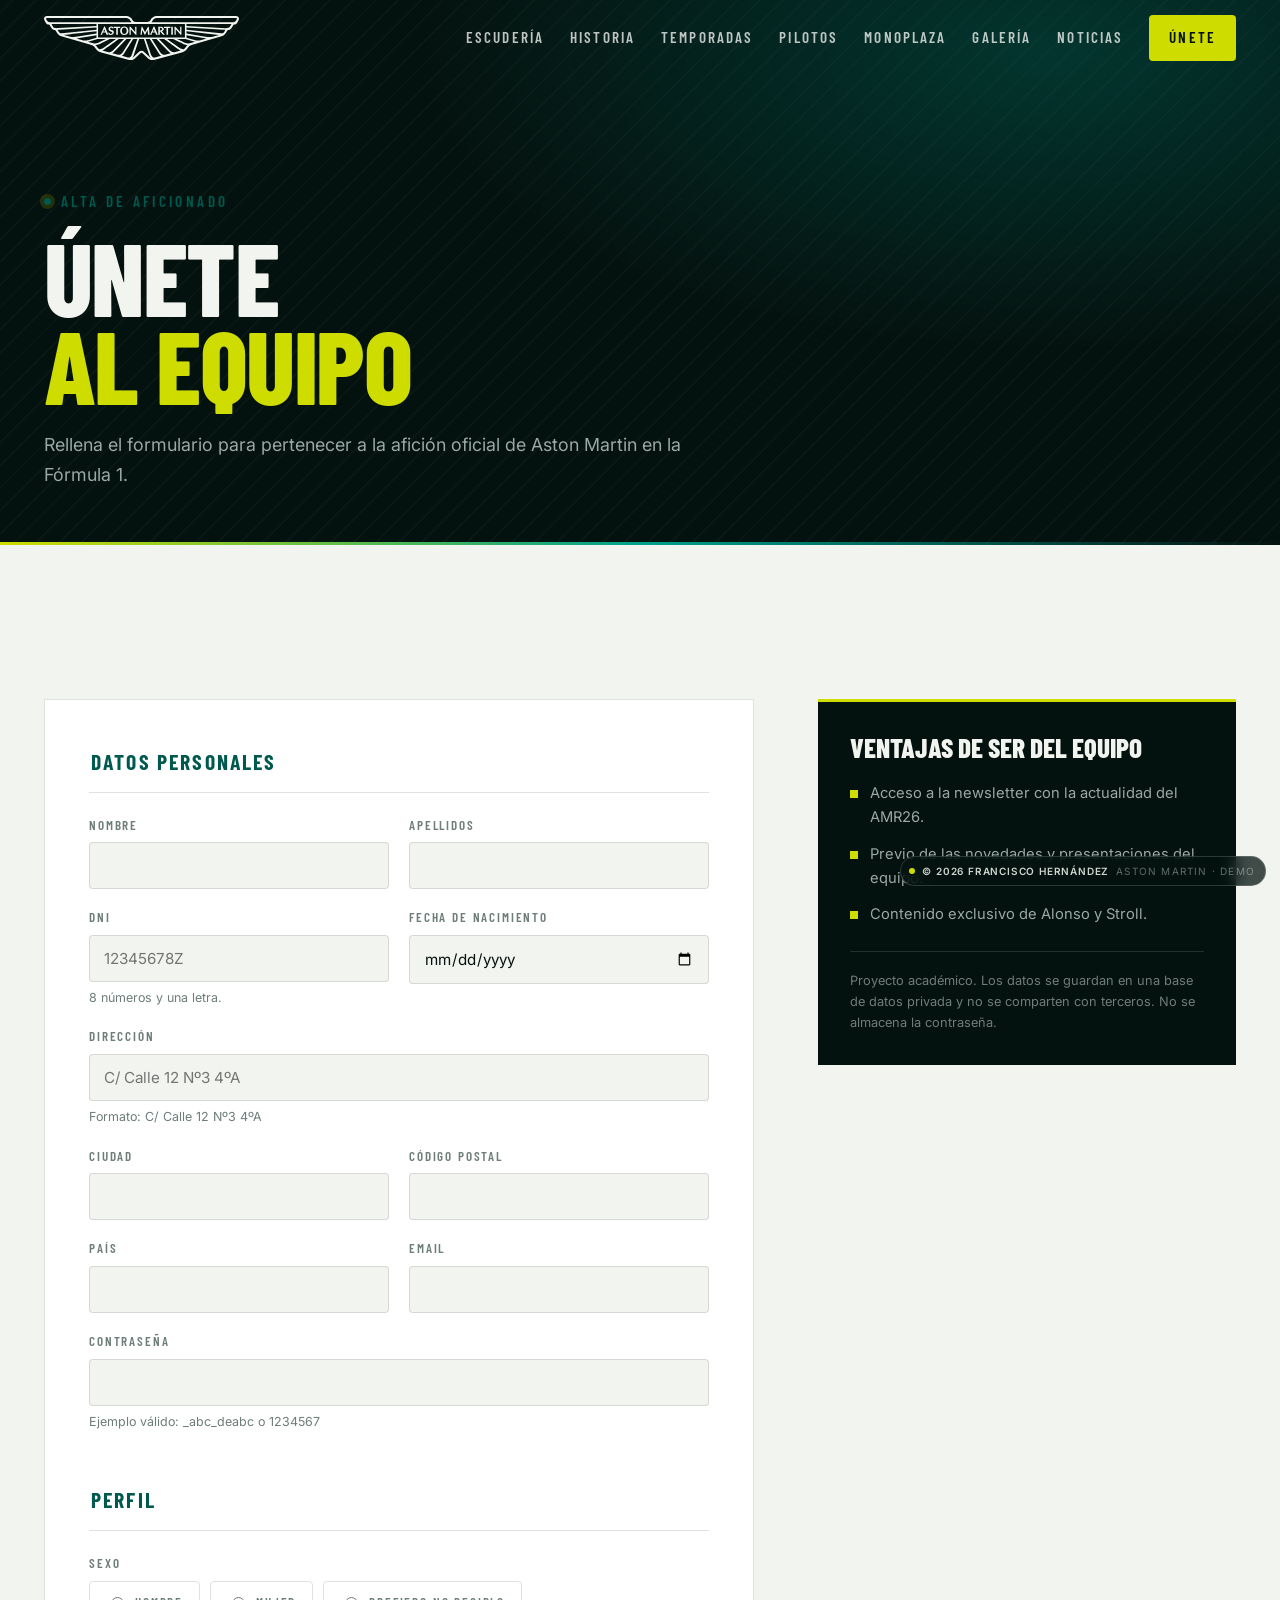
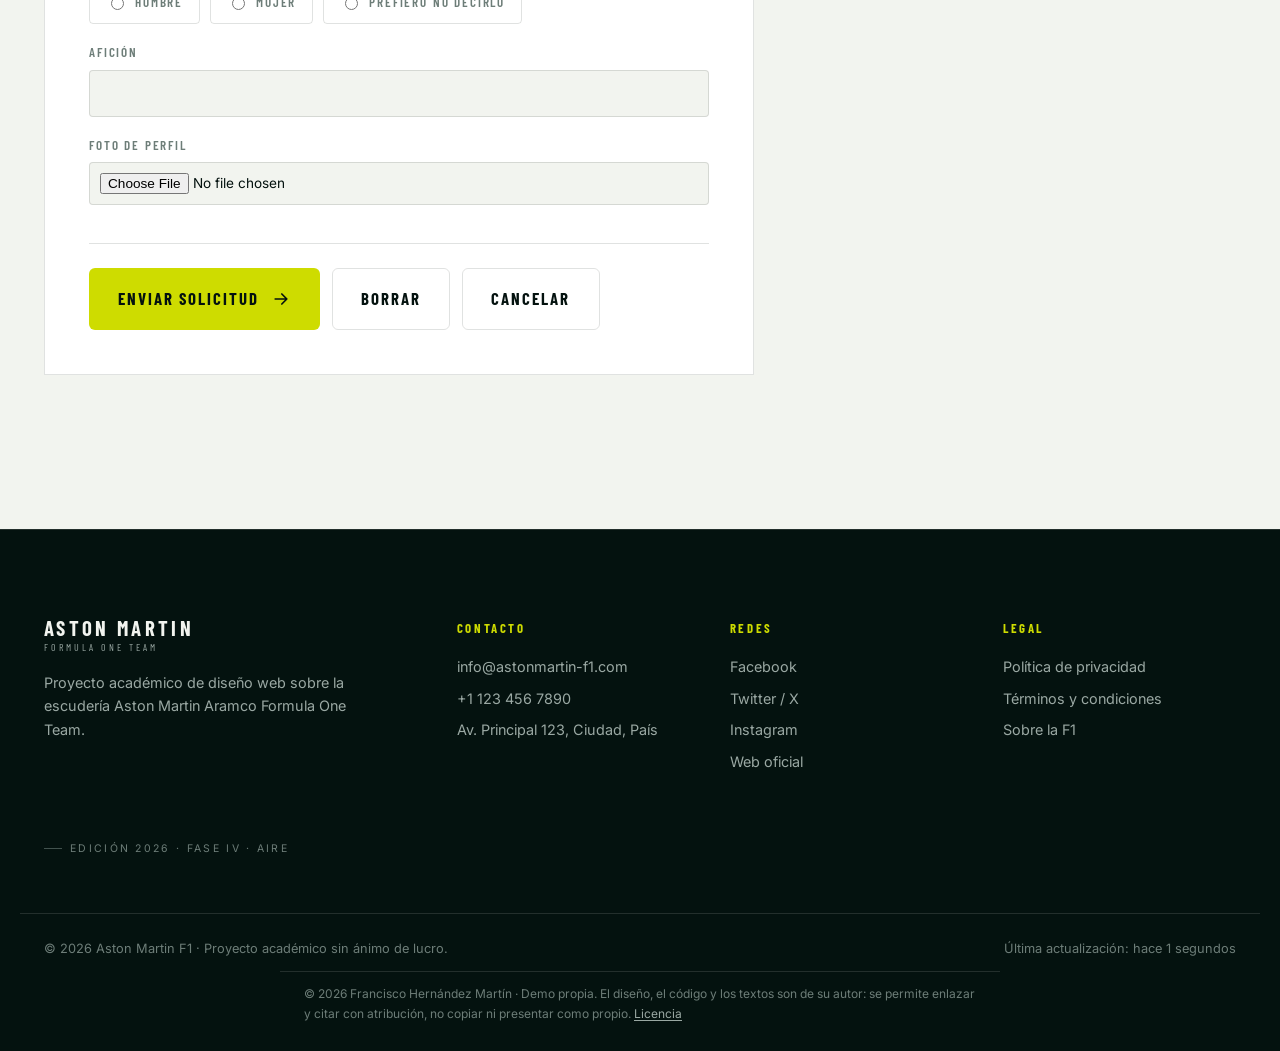
<file: src/registro.html>
<!doctype html>
<html lang="es" data-autor="Francisco Hernández Martín" data-demo="Aston Martin F1">
<!-- Demo original de Francisco Hernández Martín (Salamanca) · © 2026
     Diseño, código y textos propios. Copia o réplica no autorizada. -->
  <head>
    <meta charset="UTF-8" />
    <meta name="viewport" content="width=device-width, initial-scale=1.0" />
    <meta name="theme-color" content="#04120F" />
    <meta
      name="description"
      content="Únete a la afición de Aston Martin F1: rellena el formulario de alta del equipo."
    />
    <link rel="canonical" href="https://astonmartin-f1-team.vercel.app/registro.html" />
    <meta property="og:type" content="website" />
    <meta property="og:site_name" content="Aston Martin F1 Team" />
    <meta property="og:locale" content="es_ES" />
    <meta property="og:title" content="Únete — Aston Martin F1 Team" />
    <meta property="og:description" content="Regístrate y forma parte de la afición de Aston Martin en Fórmula 1." />
    <meta property="og:url" content="https://astonmartin-f1-team.vercel.app/registro.html" />
    <meta property="og:image" content="https://astonmartin-f1-team.vercel.app/imgs/og-portada.jpg" />
    <meta property="og:image:width" content="1200" />
    <meta property="og:image:height" content="630" />
    <meta name="twitter:card" content="summary_large_image" />
    <meta name="twitter:title" content="Únete — Aston Martin F1 Team" />
    <meta name="twitter:description" content="Regístrate y forma parte de la afición de Aston Martin en Fórmula 1." />
    <meta name="twitter:image" content="https://astonmartin-f1-team.vercel.app/imgs/og-portada.jpg" />
    <title>Únete — Aston Martin F1 Team</title>

    <link rel="preconnect" href="https://fonts.googleapis.com" />
    <link rel="preconnect" href="https://fonts.gstatic.com" crossorigin />
    <link
      href="https://fonts.googleapis.com/css2?family=Barlow+Condensed:ital,wght@0,400;0,600;0,700;0,800;1,700&family=Inter:wght@300;400;500;600;700&family=Archivo:wght@400;600;700;800;900&display=swap"
      rel="stylesheet"
    />
    <link rel="stylesheet" href="../estilos/index.css?v=20261117184620" />
    <link rel="stylesheet" href="../estilos/temas.css?v=20261117184620" />
    <link rel="stylesheet" href="../estilos/temporadas.css?v=20261117184620" />
    <link rel="stylesheet" href="../estilos/layout-b.css?v=20261117184620" />
    <link rel="icon" type="image/svg+xml" href="../imgs/am-favicon.svg?v=20261117184620" />
    <link rel="icon" type="image/png" sizes="32x32" href="../imgs/am-favicon-32.png?v=20261117184620" />
    <link rel="apple-touch-icon" sizes="180x180" href="../imgs/am-favicon-180.png?v=20261117184620" />
    <script src="../js/edicion.js?v=20261117184620"></script>
      <meta name="author" content="Francisco Hernández Martín" />
    <meta name="copyright" content="© 2026 Francisco Hernández Martín. Demo propia; no autorizada su copia." />
    <link rel="author" href="https://github.com/Francis585" />
  </head>

  <body class="page-register">
    <a class="skip-link" href="#contenido">Saltar al contenido</a>

    <header class="site-header is-scrolled" id="siteHeader">
      <div class="nav-inner">
        <a class="brand" href="/" aria-label="Aston Martin F1, inicio">
          <svg class="brand-logo" viewBox="0 0 769.93 174.48" role="img" aria-label="Aston Martin Aramco Formula One Team"><path d="M757.67,0H447.76C442.17,0,434.34-.1,426,8.2c-7.87,7.87-5.5,15.63-18.47,15.63H362.36c-13,0-10.59-7.76-18.47-15.63C335.59-.1,327.76,0,322.17,0H12.26C1.63,0-3,9.43,2,17.83l5.6,9.32c3,5.12,6.94,5.92,9.82,6.49,2.66.54,4.27.86,6.33,4.47l4.92,8.65c3.79,7,8.36,7.91,11.7,8.54,2.68.51,5.08.72,8.37,6.72,3.57,6.49,8.39,14.7,19.69,18.06l115.78,33.77c12,3.9,15.12,8.31,18.67,13.42,1.86,2.67,7.6,12.33,23.2,16.53l110.1,29.75c10.33,2.79,17.55-1.16,22.56-5.6l20-18.9c5.12-4.85,7.31-4.85,12.43,0l20,18.9c5,4.44,12.23,8.39,22.56,5.6l110.1-29.75c15.61-4.2,21.34-13.86,23.2-16.53,3.56-5.11,6.63-9.52,18.67-13.42L701.46,80.08c11.31-3.36,16.13-11.57,19.69-18.06,3.3-6,5.69-6.21,8.37-6.72,3.34-.63,7.91-1.5,11.7-8.54l4.92-8.65c2.06-3.61,3.67-3.93,6.33-4.47,2.89-.57,6.84-1.37,9.83-6.49l5.59-9.32C772.94,9.43,768.3,0,757.67,0M12.41,19.22l-3.36-5.6c-1-1.69-1.67-5.44,3.13-5.44h310c6.26,0,13.31-.08,20.11,11.77A39.85,39.85,0,0,0,345.54,25H31.45c-12.78,0-15.25.07-19-5.79M213.47,31.28h343V85h-343ZM37,44.53C34.1,41.63,32.2,35.64,29.57,32l177.73-.74v7.8L56.89,47.84C45.26,48.61,40.43,48,37,44.53M60.27,65a52.06,52.06,0,0,1-4.33-6.88,32,32,0,0,0-2-3.18c2.17-.11,2.57-.17,6.59-.42L207.3,45.43v8.41L91.36,66.24c-15.6,1.67-26.26,4-31.09-1.27M100,80.76,78.9,74.61C93,72.92,207.3,60.17,207.3,60.17v9.31L132.94,81.41C124.4,82.79,114,84.49,100,80.76m51.5,15L128,88.93c2.18-.3,3.56-.54,6-1L207.3,75.77v10l-27.62,7.83c-.23.06-17.19,5.15-28.18,2.14m35,10.21h0L173,102.05A86.15,86.15,0,0,0,181.5,100l30-8.76H245l-31,14.44c-9.89,3.85-18.66,2.69-27.47.35m30.91,25c-3.74-2.56-5.68-5.34-7.78-8.36a42.09,42.09,0,0,0-6.51-7.8,41.79,41.79,0,0,0,7.3-1.08c3.67-.88,11.7-4.4,11.7-4.4L259.4,91.2h24.82l-48.81,34.58c-7.5,4.86-13.48,6.66-18,5.18m36.82,12-23.89-6.45a53.69,53.69,0,0,0,8.91-4.81c2.48-1.62-.38.41,56.26-40.47h20.74L278,130.29c-6.73,6.88-14.09,14.53-23.81,12.64M292,153.12l-22.48-6.07c6.17-3.58,11.59-9.58,13.7-11.78L325.66,91.2h18.67l-33.84,52.87c-5.58,8.43-12,10.25-18.54,9.05m39.43,10.66-23.93-6.47a29.82,29.82,0,0,0,9.38-9.79S352.3,91.2,352.3,91.2h16.08s-20.83,61-22.28,64.1c-4.15,8.95-8.92,9.63-14.72,8.48m85.23-1.9L396.8,143.11c-8.3-7.86-15.37-7.86-23.67,0l-19.81,18.77a19.82,19.82,0,0,1-4.57,3.11c3.67-4.53,5.8-10.9,7.19-15.1L375.58,91.2h18.78L414,149.89c1.44,4.34,3.56,10.62,7.19,15.1a20.25,20.25,0,0,1-4.57-3.11m21.95,1.9c-5.81,1.15-10.57.47-14.73-8.48-1.45-3.09-22.28-64.1-22.28-64.1h16.08l35.48,56.32a29.94,29.94,0,0,0,9.37,9.79ZM478,153.12c-6.58,1.2-13-.62-18.55-9.05L425.6,91.2h18.68l42.48,44.07c2.11,2.2,7.54,8.2,13.7,11.78Zm37.71-10.19c-9.72,1.89-17.08-5.76-23.81-12.64L453.68,91.2h20.75s53.78,38.85,56.26,40.47a53.18,53.18,0,0,0,8.9,4.81Zm44.61-20.33c-2.11,3-4,5.8-7.79,8.36-4.52,1.48-10.5-.32-18-5.18-2.14-1.38-48.81-34.58-48.81-34.58h24.81s28.7,14.16,37.28,18.12c4.78,2.19,11,5.08,19,5.48a42,42,0,0,0-6.5,7.8M583.43,106h0c-8.82,2.34-17.59,3.5-27.46-.35-3.58-1.39-31-14.44-31-14.44h33.51l30,8.76a86.15,86.15,0,0,0,8.53,2.09L583.43,106m35-10.21c-11,3-28.18-2.14-28.18-2.14l-27.62-7.83v-10L635.92,88c2.47.41,3.85.65,6,1l-23.51,6.85m51.5-15c-14,3.73-24.4,2-32.94.65L562.63,69.48V60.17L691,74.61l-21.1,6.15M714,58.09A51,51,0,0,1,709.66,65c-4.82,5.28-15.49,2.94-31.09,1.27L562.63,53.84V45.43l146.74,9.06c4,.25,4.43.31,6.59.42a34,34,0,0,0-2,3.18m16.67-12.54c-5.67,3.62-12.1,2.57-31.2,1.46L562.63,39.08v-7.8l177.71.77c-3.63,5.1-4.67,10.31-9.68,13.5m30.22-31.93-3.36,5.6c-3.79,5.86-6.26,5.8-19,5.79H424.39a37.76,37.76,0,0,0,3.26-5.07c6.8-11.85,13.86-11.77,20.11-11.77h310c4.8,0,4.14,3.75,3.12,5.44M410.82,74.27C410,64.57,409.46,58.85,409,55a202.33,202.33,0,0,0-9.57,18.85h-2.09c-5.2-10.63-5.82-11.85-7.3-14.63-.49-.91-1.08-2-2.11-4-.43,3.83-1.23,11.37-1.79,19.1H380.8c1.55-11.18,4-30.17,4.21-31.77h3.25s7.68,15.35,11,21.12c3.89-7.12,6.42-12.22,11.42-21.12h2.95c.52,4.58,2.21,19.12,3.78,31.77ZM508.77,42.5h-6.3V74.27h6.3ZM489.88,74.27V47.21a75.68,75.68,0,0,1,9.45.66V42.5H473.72v5.35a90.43,90.43,0,0,1,9.89-.64V74.27Zm-198.36,0V47.21a75.52,75.52,0,0,1,9.45.66V42.5h-25.6v5.35a90.4,90.4,0,0,1,9.88-.64V74.27Zm73.51,0V42.5h-5V63L341.14,42.5h-3.53V74.27h5V52.79l19.23,21.48Zm-110.6-9v7.09a14.7,14.7,0,0,0,8.65,2.67c6.85,0,12.92-3.85,12.92-10.4a8.58,8.58,0,0,0-5.43-8.09c-4-1.81-6.56-2.22-8.33-3.71-3.14-2.65-.59-6.88,3.69-6.88,1.3,0,4.46.34,5.37,3.52h2.34V43.7a19,19,0,0,0-7.92-2,11.79,11.79,0,0,0-7,2.22c-4.85,3.55-6.19,10.76.68,14.89,4.31,2.58,10.21,2.29,10.36,7,.1,3.5-3.24,4.79-5.73,4.79-5,0-6.55-4.39-7-5.27Zm-.16,9L240.34,41.86H237.7L223.27,74.27h6a88.44,88.44,0,0,1,3.09-8.92h11.3c1.42,3.48,2.51,6.6,3.34,8.92Zm-20.2-13.1c.69-1.61.81-1.89,3.92-9.23,3,7,3.27,7.48,4,9.23Zm99.43-2.78c0-11.22-8.34-17-16.49-17s-16.5,5.71-16.5,17,8.34,17,16.5,17,16.49-5.71,16.49-17M317,71.15h0c-5,0-9.53-4.72-9.53-12.76,0-8.39,4.79-12.77,9.53-12.77h0c4.74,0,9.54,4.38,9.54,12.77s-4.8,12.76-9.54,12.76Zm134.15,3.12h6.27V61.18H459L469.6,74.27h7.78l-11.88-14a12,12,0,0,0,4.21-2.63,8.78,8.78,0,0,0,0-12.47c-1.85-1.86-4-2.93-9.43-2.93,0,0-7.25.07-9.12.2Zm6.25-27.94a16.56,16.56,0,0,1,2.15-.15c6.45,0,6.66,4.81,6.65,5.45,0,3.31-3,6.38-8.8,5.37Zm-7.86,27.94L435.62,41.86H433L418.55,74.27h6a88.44,88.44,0,0,1,3.09-8.92h11.3c1.42,3.48,2.52,6.6,3.35,8.92Zm-20.2-13.1c.69-1.61.81-1.89,3.92-9.23,3,7,3.28,7.48,4,9.23Zm113.26,13.1V42.5h-5V63L518.72,42.5h-3.53V74.27h5V52.79l19.23,21.48Z" fill="currentColor"></path></svg>
        </a>

        <nav class="nav-links" id="navLinks" aria-label="Navegación principal">
          <a href="index.html#escuderia">Escudería</a>
          <a href="index.html#historia">Historia</a>
          <a href="index.html#temporadas">Temporadas</a>
          <a href="index.html#pilotos">Pilotos</a>
          <a href="index.html#monoplaza">Monoplaza</a>
          <a href="index.html#galeria">Galería</a>
          <a href="noticias.html">Noticias</a>
          <a class="nav-cta" href="registro.html">Únete</a>
        </nav>

        <button
          class="nav-toggle"
          id="navToggle"
          aria-label="Abrir menú"
          aria-expanded="false"
          aria-controls="navLinks"
        >
          <span></span><span></span><span></span>
        </button>
      </div>
      <div class="scroll-progress" id="scrollProgress" aria-hidden="true"></div>
    </header>

    <main id="contenido">
      <section class="page-hero page-hero-compact">
        <div class="wrap">
          <p class="eyebrow"><span class="dot"></span> Alta de aficionado</p>
          <h1 class="page-title">Únete<br /><span class="accent">al equipo</span></h1>
          <p class="page-lead">
            Rellena el formulario para pertenecer a la afición oficial de Aston
            Martin en la Fórmula 1.
          </p>
        </div>
        <div class="page-hero-line" aria-hidden="true"></div>
      </section>

      <section class="section section-tight">
        <div class="wrap register-wrap">
          <form class="register-form" id="registroForm" data-validate novalidate>
            <div class="hp" aria-hidden="true">
              <label for="website">No rellenar</label>
              <input type="text" id="website" name="website" tabindex="-1" autocomplete="off" />
            </div>

            <fieldset>
              <legend>Datos personales</legend>

              <div class="field">
                <label for="nombre">Nombre</label>
                <input type="text" id="nombre" name="nombre" autocomplete="given-name" required />
              </div>

              <div class="field">
                <label for="apellidos">Apellidos</label>
                <input type="text" id="apellidos" name="apellidos" autocomplete="family-name" required />
              </div>

              <div class="field">
                <label for="dni">DNI</label>
                <input
                  type="text"
                  id="dni"
                  name="dni"
                  placeholder="12345678Z"
                  pattern="[0-9]{8}[A-Za-z]"
                  required
                />
                <p class="field-hint">8 números y una letra.</p>
              </div>

              <div class="field">
                <label for="nacimiento">Fecha de nacimiento</label>
                <input type="date" id="nacimiento" name="nacimiento" />
              </div>

              <div class="field field-full">
                <label for="dir">Dirección</label>
                <input
                  type="text"
                  id="dir"
                  name="dir"
                  placeholder="C/ Calle 12 Nº3 4ºA"
                  pattern="C\/[A-Za-z0-9\s]+ Nº\d+ [A-Za-z0-9ºª\s]+"
                  required
                />
                <p class="field-hint">Formato: C/ Calle 12 Nº3 4ºA</p>
              </div>

              <div class="field">
                <label for="ciudad">Ciudad</label>
                <input type="text" id="ciudad" name="ciudad" autocomplete="address-level2" required />
              </div>

              <div class="field">
                <label for="cp">Código postal</label>
                <input
                  type="text"
                  id="cp"
                  name="cp"
                  inputmode="numeric"
                  pattern="[0-9]{5}"
                  autocomplete="postal-code"
                  required
                />
              </div>

              <div class="field">
                <label for="pais">País</label>
                <input type="text" id="pais" name="pais" autocomplete="country-name" required />
              </div>

              <div class="field">
                <label for="email">Email</label>
                <input type="email" id="email" name="email" autocomplete="email" required />
              </div>

              <div class="field field-full">
                <label for="contraseña">Contraseña</label>
                <input
                  type="password"
                  id="contraseña"
                  name="contrasena"
                  pattern="_[A-Za-z]{1,7}_[A-Za-z]{5}|\d{5}\d{2}"
                  autocomplete="new-password"
                  required
                />
                <p class="field-hint">Ejemplo válido: _abc_deabc o 1234567</p>
              </div>
            </fieldset>

            <fieldset>
              <legend>Perfil</legend>

              <div class="field field-full">
                <span class="field-label">Sexo</span>
                <div class="radio-row">
                  <label class="radio">
                    <input type="radio" name="sexo" value="H" required />
                    <span>Hombre</span>
                  </label>
                  <label class="radio">
                    <input type="radio" name="sexo" value="M" required />
                    <span>Mujer</span>
                  </label>
                  <label class="radio">
                    <input type="radio" name="sexo" value="X" />
                    <span>Prefiero no decirlo</span>
                  </label>
                </div>
              </div>

              <div class="field field-full">
                <label for="aficiones">Afición</label>
                <input type="text" id="aficiones" name="aficiones" list="aficiones" required />
                <datalist id="aficiones">
                  <option value="Automovilismo deportivo"></option>
                  <option value="Restauración de coches clásicos"></option>
                  <option value="Coleccionar vehículos"></option>
                  <option value="Simulaciones de carreras"></option>
                </datalist>
              </div>

              <div class="field field-full">
                <label for="foto_perfil">Foto de perfil</label>
                <input type="file" id="foto_perfil" name="foto" accept="image/*" />
              </div>
            </fieldset>

            <div class="form-message" id="formMessage" role="status" aria-live="polite" hidden></div>

            <div class="form-actions">
              <button type="submit" class="btn btn-primary" id="submitBtn">
                Enviar solicitud
                <svg viewBox="0 0 24 24" aria-hidden="true"><path d="M5 12h14M13 6l6 6-6 6" /></svg>
              </button>
              <button type="reset" class="btn btn-outline-dark">Borrar</button>
              <a class="btn btn-outline-dark" href="/">Cancelar</a>
            </div>
          </form>

          <aside class="register-aside">
            <h2>Ventajas de ser del equipo</h2>
            <ul>
              <li>Acceso a la newsletter con la actualidad del <span data-chassis>AMR26</span>.</li>
              <li>Previo de las novedades y presentaciones del equipo.</li>
              <li>Contenido exclusivo de Alonso y Stroll.</li>
            </ul>
            <p class="register-note">
              Proyecto académico. Los datos se guardan en una base de datos
              privada y no se comparten con terceros. No se almacena la
              contraseña.
            </p>
          </aside>
        </div>
      </section>
    </main>

    <footer class="site-footer">
      <div class="wrap footer-grid">
        <div class="footer-brand">
          <span class="brand-text">
            <strong>ASTON MARTIN</strong>
            <em>FORMULA ONE TEAM</em>
          </span>
          <p>
            Proyecto académico de diseño web sobre la escudería Aston Martin
            Aramco Formula One Team.
          </p>
        </div>

        <div class="footer-col">
          <h3>Contacto</h3>
          <ul>
            <li><a href="mailto:info@astonmartin-f1.com">info@astonmartin-f1.com</a></li>
            <li>+1 123 456 7890</li>
            <li>Av. Principal 123, Ciudad, País</li>
          </ul>
        </div>

        <div class="footer-col">
          <h3>Redes</h3>
          <ul>
            <li><a href="https://www.facebook.com/astonmartinf1" target="_blank" rel="noopener">Facebook</a></li>
            <li><a href="https://twitter.com/astonmartinf1" target="_blank" rel="noopener">Twitter / X</a></li>
            <li><a href="https://www.instagram.com/astonmartinf1/" target="_blank" rel="noopener">Instagram</a></li>
            <li><a href="https://www.astonmartinf1.com/en-GB/" target="_blank" rel="noopener">Web oficial</a></li>
          </ul>
        </div>

        <div class="footer-col">
          <h3>Legal</h3>
          <ul>
            <li><a href="../docs/Politica de privacidad.txt" download>Política de privacidad</a></li>
            <li><a href="../docs/Terminos y condiciones.txt" download>Términos y condiciones</a></li>
            <li><a href="https://es.wikipedia.org/wiki/F%C3%B3rmula_1" target="_blank" rel="noopener">Sobre la F1</a></li>
          </ul>
        </div>
      </div>

      <div class="wrap footer-bottom">
        <p>&copy; <span data-year>2026</span> Aston Martin F1 · Proyecto académico sin ánimo de lucro.</p>
        <p id="ultima-actualización">Última actualización: hace 0 segundos</p>
      </div>
      <p class="foot-legal wrap">© 2026 Francisco Hernández Martín · Demo propia. El diseño, el código y los textos son de su autor: se permite enlazar y citar con atribución, no copiar ni presentar como propio. <a href="../docs/Licencia-demo.txt" download>Licencia</a></p>
    </footer>

    <button class="to-top" id="toTop" aria-label="Volver arriba">
      <svg viewBox="0 0 24 24" aria-hidden="true"><path d="M12 19V5M6 11l6-6 6 6" /></svg>
    </button>

    <script src="../js/f1-data.js?v=20261117184620"></script>
    <script src="../js/index.js?v=20261117184620"></script>
    <script src="../js/rotation.js?v=20261117184620"></script>
    <div class="fh-mark" role="note" aria-label="Contenido original de Francisco Hernández">
      <span class="fh-mark-dot" aria-hidden="true"></span>
      <b>© 2026 <span class="fh-long">Francisco Hernández</span><span class="fh-short">FH</span></b><i>Aston Martin · demo</i>
    </div>

  </body>
</html>
</file>
<file: estilos/index.css>
/* =========================================================
   ASTON MARTIN F1 TEAM — hoja de estilos principal
   ========================================================= */

/* ---------- 1. Tokens ---------- */
:root {
  --green: #00594f;
  --green-2: #00786a;
  --green-3: #00a08c;
  --lime: #cedc00;
  --lime-soft: #e4ef6a;
  --ink: #04120f;
  --ink-2: #071a16;
  --ink-3: #0c2620;
  --paper: #f2f4ef;
  --white: #ffffff;
  --muted: #9aa8a3;
  --muted-2: #6d7d78;
  --muted-ink: #4a5a56;
  --line: rgba(255, 255, 255, 0.12);
  --line-dark: rgba(4, 18, 15, 0.12);

  --font-display: "Barlow Condensed", "Arial Narrow", Impact, sans-serif;
  --font-body: "Inter", system-ui, -apple-system, "Segoe UI", sans-serif;

  --wrap: 1240px;
  --radius: 4px;
  --ease: cubic-bezier(0.22, 1, 0.36, 1);
  --header-h: 76px;
}

/* ---------- 2. Reset ---------- */
*,
*::before,
*::after {
  box-sizing: border-box;
}

html {
  scroll-behavior: smooth;
  scroll-padding-top: calc(var(--header-h) + 12px);
  -webkit-text-size-adjust: 100%;
}

body {
  margin: 0;
  background: var(--ink);
  color: var(--paper);
  font-family: var(--font-body);
  font-size: 16px;
  line-height: 1.65;
  font-weight: 400;
  overflow-x: hidden;
  -webkit-font-smoothing: antialiased;
}

img,
svg,
iframe {
  display: block;
  max-width: 100%;
}

img {
  height: auto;
}

a {
  color: inherit;
  text-decoration: none;
}

button {
  font: inherit;
  color: inherit;
  background: none;
  border: 0;
  cursor: pointer;
}

ul,
ol,
dl,
dd {
  margin: 0;
  padding: 0;
  list-style: none;
}

h1,
h2,
h3,
h4,
p {
  margin: 0;
}

::selection {
  background: var(--lime);
  color: var(--ink);
}

:focus-visible {
  outline: 2px solid var(--lime);
  outline-offset: 3px;
}

.skip-link {
  position: fixed;
  top: -100px;
  left: 16px;
  z-index: 200;
  padding: 12px 20px;
  background: var(--lime);
  color: var(--ink);
  font-weight: 700;
  transition: top 0.2s;
}

.skip-link:focus {
  top: 12px;
}

/* ---------- 3. Utilidades ---------- */
.wrap {
  width: 100%;
  max-width: var(--wrap);
  margin-inline: auto;
  padding-inline: 24px;
}

.section {
  position: relative;
  padding: clamp(72px, 10vw, 140px) 0;
  background: var(--paper);
  color: var(--ink);
}

.section-dark {
  background: var(--ink);
  color: var(--paper);
}

.section-head {
  max-width: 820px;
  margin-bottom: clamp(40px, 6vw, 72px);
}

.section-head-row {
  display: flex;
  align-items: flex-end;
  justify-content: space-between;
  gap: 32px;
  max-width: none;
}

.eyebrow {
  display: inline-flex;
  align-items: center;
  gap: 10px;
  margin-bottom: 18px;
  font-family: var(--font-display);
  font-size: 0.95rem;
  font-weight: 600;
  letter-spacing: 0.22em;
  text-transform: uppercase;
  color: var(--green);
}

.section-dark .eyebrow,
.hero .eyebrow,
.cta-band .eyebrow {
  color: var(--lime);
}

.eyebrow .dot {
  width: 7px;
  height: 7px;
  background: currentColor;
  border-radius: 50%;
  box-shadow: 0 0 0 4px rgba(206, 220, 0, 0.15);
}

.section-title {
  font-family: var(--font-display);
  font-size: clamp(2.2rem, 5vw, 4.2rem);
  font-weight: 800;
  line-height: 0.92;
  letter-spacing: -0.01em;
  text-transform: uppercase;
}

.section-title .accent {
  color: var(--green);
}

.section-dark .section-title .accent {
  color: var(--lime);
}

.section-lead {
  max-width: 62ch;
  margin-top: 24px;
  font-size: clamp(1rem, 1.4vw, 1.12rem);
  color: var(--muted-2);
}

.section-dark .section-lead {
  color: var(--muted);
}

/* ---------- 4. Botones ---------- */
.btn {
  display: inline-flex;
  align-items: center;
  justify-content: center;
  gap: 12px;
  padding: 16px 28px;
  border: 1px solid transparent;
  border-radius: var(--radius);
  font-family: var(--font-display);
  font-size: 1.05rem;
  font-weight: 700;
  letter-spacing: 0.12em;
  text-transform: uppercase;
  transition: transform 0.25s var(--ease), background 0.25s, color 0.25s,
    border-color 0.25s;
}

.btn svg {
  width: 20px;
  height: 20px;
  fill: none;
  stroke: currentColor;
  stroke-width: 2;
  stroke-linecap: round;
  stroke-linejoin: round;
  transition: transform 0.25s var(--ease);
}

.btn:hover svg {
  transform: translateX(4px);
}

.btn-primary {
  background: var(--lime);
  color: var(--ink);
}

.btn-primary:hover {
  background: var(--lime-soft);
  transform: translateY(-2px);
}

.btn-ghost {
  border-color: rgba(255, 255, 255, 0.35);
  color: var(--paper);
  backdrop-filter: blur(6px);
}

.btn-ghost:hover {
  border-color: var(--lime);
  color: var(--lime);
  transform: translateY(-2px);
}

.btn-ghost .play {
  width: 0;
  height: 0;
  border-left: 9px solid currentColor;
  border-top: 6px solid transparent;
  border-bottom: 6px solid transparent;
}

.link-arrow {
  display: inline-flex;
  align-items: center;
  gap: 10px;
  padding-bottom: 6px;
  border-bottom: 1px solid currentColor;
  font-family: var(--font-display);
  font-size: 1rem;
  font-weight: 600;
  letter-spacing: 0.14em;
  text-transform: uppercase;
  white-space: nowrap;
  transition: color 0.2s, gap 0.2s;
}

.link-arrow svg {
  width: 18px;
  height: 18px;
  fill: none;
  stroke: currentColor;
  stroke-width: 2;
  stroke-linecap: round;
  stroke-linejoin: round;
}

.link-arrow:hover {
  color: var(--green);
  gap: 16px;
}

/* ---------- 5. Header ---------- */
.site-header {
  position: fixed;
  inset: 0 0 auto 0;
  z-index: 100;
  transition: background 0.35s, backdrop-filter 0.35s, border-color 0.35s;
  border-bottom: 1px solid transparent;
}

.site-header.is-scrolled {
  background: rgba(4, 18, 15, 0.86);
  backdrop-filter: blur(14px) saturate(140%);
  border-bottom-color: var(--line);
}

.nav-inner {
  display: flex;
  align-items: center;
  justify-content: space-between;
  gap: 24px;
  width: 100%;
  max-width: var(--wrap);
  height: var(--header-h);
  margin-inline: auto;
  padding-inline: 24px;
}

.brand {
  display: flex;
  align-items: center;
  gap: 12px;
  color: var(--paper);
}

/* Logo oficial del equipo (SVG en línea, hereda el color del texto) */
.brand-logo {
  width: 195px;
  height: auto;
  color: var(--paper);
  flex: none;
}

.brand-text {
  display: flex;
  flex-direction: column;
  line-height: 1;
}

.brand-text strong {
  font-family: var(--font-display);
  font-size: 1.15rem;
  font-weight: 700;
  letter-spacing: 0.16em;
}

.brand-text em {
  margin-top: 4px;
  font-family: var(--font-display);
  font-size: 0.62rem;
  font-style: normal;
  letter-spacing: 0.3em;
  color: var(--muted);
}

.nav-links {
  display: flex;
  align-items: center;
  gap: 26px;
}

.nav-links a {
  position: relative;
  font-family: var(--font-display);
  font-size: 0.95rem;
  font-weight: 600;
  letter-spacing: 0.14em;
  text-transform: uppercase;
  color: rgba(242, 244, 239, 0.78);
  transition: color 0.2s;
}

.nav-links a::after {
  content: "";
  position: absolute;
  left: 0;
  bottom: -6px;
  width: 0;
  height: 2px;
  background: var(--lime);
  transition: width 0.25s var(--ease);
}

.nav-links a:hover {
  color: var(--paper);
}

.nav-links a:hover::after {
  width: 100%;
}

.nav-links .nav-cta {
  padding: 10px 20px;
  background: var(--lime);
  color: var(--ink);
  border-radius: var(--radius);
}

.nav-links .nav-cta::after {
  display: none;
}

.nav-links .nav-cta:hover {
  background: var(--lime-soft);
  color: var(--ink);
}

.nav-toggle {
  display: none;
  flex-direction: column;
  gap: 5px;
  padding: 10px;
}

.nav-toggle span {
  display: block;
  width: 26px;
  height: 2px;
  background: var(--paper);
  transition: transform 0.3s var(--ease), opacity 0.2s;
}

.nav-toggle[aria-expanded="true"] span:nth-child(1) {
  transform: translateY(7px) rotate(45deg);
}

.nav-toggle[aria-expanded="true"] span:nth-child(2) {
  opacity: 0;
}

.nav-toggle[aria-expanded="true"] span:nth-child(3) {
  transform: translateY(-7px) rotate(-45deg);
}

.scroll-progress {
  height: 2px;
  width: 0;
  background: linear-gradient(90deg, var(--green-3), var(--lime));
}

/* ---------- 6. Hero ---------- */
.hero {
  position: relative;
  display: flex;
  align-items: center;
  min-height: 100svh;
  padding: calc(var(--header-h) + 24px) 0 clamp(40px, 6vh, 72px);
  overflow: hidden;
  background: var(--ink);
}

.hero-media {
  position: absolute;
  inset: 0;
  z-index: 0;
}

.hero-media img {
  width: 100%;
  height: 100%;
  object-fit: cover;
  object-position: 62% 28%;
  transform: scale(1.08) translate3d(0, 0, 0);
  will-change: transform;
}

/* Líneas de velocidad */
.hero::after {
  content: "";
  position: absolute;
  inset: -10% -20%;
  z-index: 1;
  pointer-events: none;
  background: repeating-linear-gradient(
    100deg,
    transparent 0 60px,
    rgba(206, 220, 0, 0.045) 60px 61px,
    transparent 61px 120px
  );
  animation: speedLines 9s linear infinite;
}

@keyframes speedLines {
  to {
    transform: translateX(-120px);
  }
}

/* Entrada del hero */
.hero-anim {
  opacity: 0;
  transform: translateY(28px);
  animation: heroIn 0.9s var(--ease) var(--d, 0s) forwards;
}

@keyframes heroIn {
  to {
    opacity: 1;
    transform: none;
  }
}

.hero-title .line {
  display: block;
  overflow: hidden;
  padding-bottom: 0.04em;
}

.hero-title .line > span {
  display: block;
  transform: translateY(112%);
  animation: lineUp 1.05s var(--ease) var(--d, 0s) forwards;
}

@keyframes lineUp {
  to {
    transform: translateY(0);
  }
}

.hero-veil {
  position: absolute;
  inset: 0;
  background: linear-gradient(
      100deg,
      rgba(4, 18, 15, 0.97) 0%,
      rgba(4, 18, 15, 0.94) 38%,
      rgba(4, 18, 15, 0.55) 66%,
      rgba(4, 18, 15, 0.72) 100%
    ),
    linear-gradient(0deg, var(--ink) 0%, transparent 32%);
}

.hero-grain {
  position: absolute;
  inset: 0;
  opacity: 0.35;
  background-image: radial-gradient(
    rgba(255, 255, 255, 0.08) 1px,
    transparent 1px
  );
  background-size: 3px 3px;
  mix-blend-mode: overlay;
}

.hero-content {
  position: relative;
  z-index: 2;
  width: 100%;
  max-width: var(--wrap);
  margin-inline: auto;
  padding-inline: 24px;
}

.hero-title {
  font-family: var(--font-display);
  font-size: clamp(3.2rem, min(10vw, 12.5vh), 8.5rem);
  font-weight: 800;
  line-height: 0.82;
  letter-spacing: -0.02em;
  text-transform: uppercase;
}

.hero-title .line {
  display: block;
}

.hero-title .outline {
  color: transparent;
  -webkit-text-stroke: 2px var(--lime);
}

.hero-sub {
  max-width: 44ch;
  margin-top: 22px;
  font-size: clamp(1rem, 1.5vw, 1.2rem);
  color: rgba(242, 244, 239, 0.82);
}

.hero-actions {
  display: flex;
  flex-wrap: wrap;
  gap: 14px;
  margin-top: 28px;
}

.hero-stats {
  display: grid;
  grid-template-columns: repeat(4, minmax(0, 1fr));
  gap: 1px;
  max-width: 720px;
  margin-top: clamp(28px, 4.5vh, 52px);
  background: var(--line);
  border-block: 1px solid var(--line);
}

.hero-stats > div {
  padding: 18px 20px;
  background: rgba(4, 18, 15, 0.55);
  backdrop-filter: blur(4px);
}

.hero-stats dt {
  font-family: var(--font-display);
  font-size: 0.72rem;
  letter-spacing: 0.2em;
  text-transform: uppercase;
  color: var(--muted);
}

.hero-stats dd {
  margin-top: 4px;
  font-family: var(--font-display);
  font-size: clamp(1.6rem, 3vw, 2.2rem);
  font-weight: 700;
  line-height: 1;
  color: var(--lime);
}

.scroll-hint {
  position: absolute;
  left: 50%;
  bottom: 26px;
  z-index: 3;
  width: 26px;
  height: 42px;
  border: 1px solid rgba(255, 255, 255, 0.35);
  border-radius: 20px;
  transform: translateX(-50%);
}

.scroll-hint span {
  position: absolute;
  top: 8px;
  left: 50%;
  width: 4px;
  height: 8px;
  margin-left: -2px;
  background: var(--lime);
  border-radius: 2px;
  animation: scrollDot 1.8s infinite;
}

@keyframes scrollDot {
  0% {
    opacity: 0;
    transform: translateY(0);
  }
  30% {
    opacity: 1;
  }
  100% {
    opacity: 0;
    transform: translateY(16px);
  }
}

/* ---------- 7. Marquee ---------- */
.marquee {
  overflow: hidden;
  padding: 16px 0;
  background: var(--lime);
  color: var(--ink);
  border-block: 1px solid rgba(4, 18, 15, 0.15);
}

.marquee-track {
  display: flex;
  align-items: center;
  gap: 28px;
  width: max-content;
  animation: marquee 34s linear infinite;
}

.marquee-track span {
  font-family: var(--font-display);
  font-size: 1.05rem;
  font-weight: 700;
  letter-spacing: 0.2em;
  white-space: nowrap;
}

.marquee-track i {
  font-style: normal;
  font-size: 0.7rem;
  opacity: 0.6;
}

@keyframes marquee {
  to {
    transform: translateX(-50%);
  }
}

/* ---------- 8. Escudería ---------- */
.cards-3 {
  display: grid;
  grid-template-columns: repeat(3, minmax(0, 1fr));
  gap: 1px;
  background: var(--line-dark);
  border: 1px solid var(--line-dark);
}

.card {
  position: relative;
  padding: 40px 32px 44px;
  background: var(--paper);
  transition: background 0.3s, transform 0.3s var(--ease);
}

.card:hover {
  background: var(--white);
  transform: translateY(-4px);
}

.card-num {
  display: block;
  margin-bottom: 28px;
  font-family: var(--font-display);
  font-size: 0.85rem;
  font-weight: 700;
  letter-spacing: 0.2em;
  color: var(--green);
}

.card h3 {
  font-family: var(--font-display);
  font-size: 1.9rem;
  font-weight: 700;
  line-height: 1;
  text-transform: uppercase;
}

.card p {
  margin-top: 14px;
  font-size: 0.95rem;
  color: var(--muted-2);
}

.stat-band {
  display: grid;
  grid-template-columns: repeat(4, minmax(0, 1fr));
  gap: 24px;
  margin-top: clamp(48px, 7vw, 88px);
  padding-top: 40px;
  border-top: 1px solid var(--line-dark);
}

.stat strong {
  display: block;
  font-family: var(--font-display);
  font-size: clamp(2.6rem, 5vw, 4rem);
  font-weight: 800;
  line-height: 1;
  color: var(--green);
}

.stat span {
  display: block;
  margin-top: 8px;
  font-family: var(--font-display);
  font-size: 0.8rem;
  letter-spacing: 0.18em;
  text-transform: uppercase;
  color: var(--muted-2);
}

/* ---------- 9. Timeline (carrusel horizontal) ---------- */
.timeline {
  display: flex;
  gap: 12px;
  padding-bottom: 14px;
  overflow-x: auto;
  scroll-snap-type: x mandatory;
  scrollbar-width: thin;
  scrollbar-color: var(--green-2) transparent;
}

.timeline::-webkit-scrollbar {
  height: 6px;
}

.timeline::-webkit-scrollbar-thumb {
  background: var(--green-2);
}

.timeline li {
  position: relative;
  display: flex;
  flex: 0 0 300px;
  flex-direction: column;
  gap: 10px;
  padding: 26px 24px 24px;
  background: var(--ink-2);
  border: 1px solid var(--line);
  scroll-snap-align: start;
  transition: border-color 0.25s, transform 0.25s var(--ease);
}

.timeline li::before {
  content: "";
  position: absolute;
  inset: 0 auto 0 0;
  width: 3px;
  background: var(--lime);
  opacity: 0;
  transition: opacity 0.25s;
}

.timeline li:hover {
  border-color: var(--green-2);
  transform: translateY(-3px);
}

.timeline li:hover::before {
  opacity: 1;
}

.tl-year {
  font-family: var(--font-display);
  font-size: 1.9rem;
  font-weight: 800;
  line-height: 1;
  color: var(--lime);
}

.tl-body h3 {
  font-family: var(--font-display);
  font-size: 1.15rem;
  font-weight: 700;
  letter-spacing: 0.02em;
  text-transform: uppercase;
}

.tl-body p {
  margin-top: 8px;
  color: var(--muted);
  font-size: 0.9rem;
  line-height: 1.55;
}

/* ---------- 10. Tabs / temporadas ---------- */
.tabs {
  display: flex;
  flex-wrap: wrap;
  gap: 20px;
  margin-bottom: 32px;
}

.tab {
  padding: 12px 26px;
  border: 1px solid var(--line-dark);
  border-radius: var(--radius);
  font-family: var(--font-display);
  font-size: 1.1rem;
  font-weight: 700;
  letter-spacing: 0.1em;
  color: var(--muted-ink);
  transition: all 0.25s;
}

.tab:hover {
  border-color: var(--green);
  color: var(--green);
}

.tab.is-active {
  background: var(--green);
  border-color: var(--green);
  color: var(--paper);
}

.tab-panel {
  animation: fadeUp 0.45s var(--ease);
}

@keyframes fadeUp {
  from {
    opacity: 0;
    transform: translateY(12px);
  }
}

.panel-grid {
  display: grid;
  grid-template-columns: 1.6fr 1fr;
  gap: clamp(24px, 3vw, 48px);
  padding: 0 0 0 clamp(18px, 2vw, 26px);
  background: transparent;
  border: 0;
  border-left: 3px solid var(--brand-lime);
}

.panel-grid h3 {
  font-family: var(--font-display);
  font-size: clamp(1.8rem, 3vw, 2.6rem);
  font-weight: 800;
  text-transform: uppercase;
  line-height: 1;
  margin-bottom: 18px;
}

.panel-grid p {
  color: var(--muted-2);
  font-size: 0.98rem;
}

.panel-grid p + p {
  margin-top: 14px;
}

.panel-facts {
  display: grid;
  align-content: start;
  gap: 1px;
  background: var(--line-dark);
  border: 1px solid var(--line-dark);
}

.panel-facts li {
  display: flex;
  align-items: baseline;
  justify-content: space-between;
  gap: 16px;
  padding: 14px 18px;
  background: var(--paper);
}

.panel-facts span {
  font-family: var(--font-display);
  font-size: 0.78rem;
  letter-spacing: 0.16em;
  text-transform: uppercase;
  color: var(--muted-2);
}

.panel-facts strong {
  font-family: var(--font-display);
  font-size: 1.05rem;
  letter-spacing: 0.04em;
  text-align: right;
}

.table-wrap {
  margin-top: clamp(26px, 3.5vw, 44px);
  overflow-x: auto;
  border: 1px solid var(--line-dark);
}

.data-table {
  width: 100%;
  min-width: 640px;
  border-collapse: collapse;
  font-size: 0.95rem;
}

.data-table caption {
  padding: 16px 18px;
  text-align: left;
  font-family: var(--font-display);
  font-size: 0.8rem;
  letter-spacing: 0.18em;
  text-transform: uppercase;
  color: var(--muted-2);
  background: var(--white);
  border-bottom: 1px solid var(--line-dark);
}

.data-table th {
  padding: 14px 18px;
  text-align: left;
  font-family: var(--font-display);
  font-size: 0.78rem;
  font-weight: 700;
  letter-spacing: 0.16em;
  text-transform: uppercase;
  color: var(--paper);
  background: var(--green);
}

.data-table td {
  padding: 14px 18px;
  border-bottom: 1px solid var(--line-dark);
  color: var(--muted-2);
}

.data-table tbody tr:last-child td {
  border-bottom: 0;
}

.data-table tbody tr:hover td {
  background: var(--white);
  color: var(--ink);
}

.data-table tbody tr.is-live td {
  background: rgba(0, 89, 79, 0.07);
  color: var(--ink);
  font-weight: 500;
}

/* Temporadas antiguas plegadas: se muestran las 4 más recientes */
#seasonsBody tr[data-extra] {
  display: none;
}

#seasonsBody.is-expanded tr[data-extra] {
  display: table-row;
}

.table-more {
  display: block;
  width: 100%;
  padding: 14px 18px;
  border: 1px solid var(--line);
  border-top: 0;
  background: var(--ink-2);
  color: var(--paper);
  font-family: var(--font-display);
  font-size: 0.78rem;
  font-weight: 600;
  letter-spacing: 0.16em;
  text-transform: uppercase;
  cursor: pointer;
  transition: background 0.2s, color 0.2s;
}

.table-more:hover {
  background: var(--lime);
  color: var(--ink);
}

.table-more[hidden] {
  display: none;
}

.row-live {
  display: inline-block;
  margin-left: 6px;
  padding: 2px 7px;
  background: var(--lime);
  color: var(--ink);
  font-family: var(--font-display);
  font-size: 0.62rem;
  font-weight: 700;
  letter-spacing: 0.12em;
  text-transform: uppercase;
  vertical-align: middle;
}

/* ---------- 11. Pilotos ---------- */
.drivers {
  display: grid;
  grid-template-columns: repeat(2, minmax(0, 1fr));
  gap: 24px;
  max-width: 900px;
  margin-inline: auto;
}

.driver {
  display: flex;
  flex-direction: column;
  background: var(--ink-2);
  border: 1px solid var(--line);
  overflow: hidden;
  transition: border-color 0.3s, transform 0.4s var(--ease);
}

.driver:hover {
  border-color: rgba(206, 220, 0, 0.5);
  transform: translateY(-6px);
}

.driver-media {
  position: relative;
  aspect-ratio: 4 / 3;
  overflow: hidden;
  background: var(--ink-3);
}

.driver-media img {
  width: 100%;
  height: 100%;
  object-fit: cover;
  object-position: center 30%;
  transition: transform 0.7s var(--ease);
}

.driver:hover .driver-media img {
  transform: scale(1.05);
}

.driver-media::after {
  content: "";
  position: absolute;
  inset: 0;
  background: linear-gradient(0deg, var(--ink-2) 0%, transparent 55%);
}

/* Datos de la temporada al pasar el ratón por la foto */
.driver-hover {
  position: absolute;
  inset: auto 0 0 0;
  z-index: 3;
  padding: 22px 22px 20px;
  background: linear-gradient(
    0deg,
    rgba(4, 18, 15, 0.97) 0%,
    rgba(4, 18, 15, 0.88) 60%,
    transparent 100%
  );
  opacity: 0;
  transform: translateY(14px);
  transition: opacity 0.3s var(--ease), transform 0.35s var(--ease);
  pointer-events: none;
}

.driver:hover .driver-hover,
.driver:focus-within .driver-hover {
  opacity: 1;
  transform: none;
}

.dh-title {
  font-family: var(--font-display);
  font-size: 0.7rem;
  letter-spacing: 0.18em;
  text-transform: uppercase;
  color: var(--lime);
}

.dh-grid {
  display: grid;
  grid-template-columns: repeat(4, minmax(0, 1fr));
  gap: 12px 10px;
  margin-top: 12px;
}

.dh-grid dt {
  font-family: var(--font-display);
  font-size: 0.6rem;
  letter-spacing: 0.12em;
  text-transform: uppercase;
  color: var(--muted-2);
}

.dh-grid dd {
  margin: 2px 0 0;
  font-family: var(--font-display);
  font-size: 1.2rem;
  font-weight: 800;
  line-height: 1;
  color: var(--paper);
}

/* En pantallas táctiles no hay hover: los datos quedan visibles */
@media (hover: none) {
  .driver-hover {
    opacity: 1;
    transform: none;
  }
}

.driver-num {
  position: absolute;
  right: 18px;
  bottom: -14px;
  z-index: 2;
  font-family: var(--font-display);
  font-size: clamp(5rem, 10vw, 8rem);
  font-weight: 800;
  line-height: 1;
  color: transparent;
  -webkit-text-stroke: 2px var(--lime);
  opacity: 0.9;
}

.driver-flag {
  position: absolute;
  top: 16px;
  left: 16px;
  z-index: 2;
  padding: 4px 10px;
  background: rgba(4, 18, 15, 0.72);
  border: 1px solid rgba(255, 255, 255, 0.25);
  border-radius: 2px;
  font-family: var(--font-display);
  font-size: 0.72rem;
  font-weight: 700;
  letter-spacing: 0.18em;
  color: var(--paper);
  backdrop-filter: blur(4px);
}

.driver-body {
  padding: 28px 30px 34px;
}

.driver-role {
  font-family: var(--font-display);
  font-size: 0.78rem;
  letter-spacing: 0.18em;
  text-transform: uppercase;
  color: var(--lime);
}

.driver-body h3 {
  margin-top: 6px;
  font-family: var(--font-display);
  font-size: clamp(1.7rem, 2.8vw, 2.3rem);
  font-weight: 800;
  line-height: 1;
  text-transform: uppercase;
}

.driver-bio {
  margin-top: 14px;
  font-size: 0.95rem;
  color: var(--muted);
}

.driver-stats {
  display: grid;
  grid-template-columns: repeat(4, minmax(0, 1fr));
  gap: 1px;
  margin-top: 26px;
  background: var(--line);
  border: 1px solid var(--line);
}

.driver-stats li {
  padding: 14px 10px;
  background: var(--ink-2);
  text-align: center;
}

.driver-stats strong {
  display: block;
  font-family: var(--font-display);
  font-size: 1.7rem;
  font-weight: 800;
  line-height: 1;
  color: var(--paper);
}

.driver-stats span {
  display: block;
  margin-top: 4px;
  font-family: var(--font-display);
  font-size: 0.66rem;
  letter-spacing: 0.14em;
  text-transform: uppercase;
  color: var(--muted);
}

/* ---------- 11b. Cantera / academia ---------- */
.driver-season {
  margin-top: 10px;
  font-family: var(--font-display);
  font-size: 0.8rem;
  letter-spacing: 0.12em;
  text-transform: uppercase;
  color: var(--lime);
}

.academy {
  display: grid;
  grid-template-columns: 320px minmax(0, 1fr);
  margin-top: 18px;
  background: var(--ink-2);
  border: 1px solid var(--line);
}

.academy-media {
  position: relative;
  overflow: hidden;
  background: var(--ink-3);
}

.academy-media img {
  width: 100%;
  height: 100%;
  object-fit: cover;
  object-position: center 25%;
  transition: transform 0.7s var(--ease);
}

.academy:hover .academy-media img {
  transform: scale(1.04);
}

/* Datos rápidos al pasar el cursor por la foto del piloto de cantera */
.academy-media {
  cursor: default;
}

.academy-hover {
  position: absolute;
  inset: auto 0 0 0;
  padding: 20px 16px 16px;
  background: linear-gradient(
    180deg,
    rgba(4, 18, 15, 0) 0%,
    rgba(4, 18, 15, 0.82) 26%,
    rgba(4, 18, 15, 0.97) 100%
  );
  opacity: 0;
  transform: translateY(101%);
  transition:
    transform 0.55s var(--ease),
    opacity 0.4s var(--ease);
  pointer-events: none;
}

.academy-media:hover .academy-hover,
.academy-media:focus-within .academy-hover,
.academy-media:focus .academy-hover {
  opacity: 1;
  transform: translateY(0);
}

.academy-media:focus-visible {
  outline: 2px solid var(--lime);
  outline-offset: -2px;
}

.ah-name {
  margin: 0 0 10px;
  font-family: var(--font-display);
  font-size: 1.1rem;
  font-weight: 800;
  letter-spacing: 0.04em;
  text-transform: uppercase;
  color: var(--paper);
}

.ah-stats {
  display: grid;
  grid-template-columns: repeat(2, minmax(0, 1fr));
  gap: 8px 12px;
  margin: 0;
  padding: 0;
  list-style: none;
}

.ah-stats li {
  border-left: 2px solid var(--brand-lime, var(--lime));
  padding-left: 9px;
}

.ah-stats strong {
  display: block;
  font-family: var(--font-display);
  font-size: 1rem;
  line-height: 1.1;
  color: var(--paper);
}

.ah-stats span {
  font-size: 0.58rem;
  letter-spacing: 0.14em;
  text-transform: uppercase;
  color: var(--muted);
}

/* En pantallas táctiles el dato ya está debajo: no hace falta overlay */
@media (hover: none) {
  .academy-hover {
    display: none;
  }
}

.academy-tag {
  position: absolute;
  top: 14px;
  left: 14px;
  padding: 6px 12px;
  background: var(--lime);
  color: var(--ink);
  font-family: var(--font-display);
  font-size: 0.68rem;
  font-weight: 700;
  letter-spacing: 0.16em;
  text-transform: uppercase;
}

.academy-body {
  padding: 30px 34px 32px;
}

.academy-body h3 {
  margin-top: 8px;
  font-family: var(--font-display);
  font-size: clamp(1.8rem, 3vw, 2.4rem);
  font-weight: 800;
  line-height: 1;
  text-transform: uppercase;
}

.academy-role {
  margin-top: 8px;
  font-family: var(--font-display);
  font-size: 0.78rem;
  letter-spacing: 0.16em;
  text-transform: uppercase;
  color: var(--lime);
}

.academy-bio {
  margin-top: 14px;
  max-width: 68ch;
  font-size: 0.95rem;
  color: var(--muted);
}

/* ---------- 12. Split / monoplaza ---------- */
.split {
  display: grid;
  grid-template-columns: 1fr 1fr;
  gap: clamp(32px, 6vw, 80px);
  align-items: center;
}

.split-media {
  position: relative;
  aspect-ratio: 16 / 10;
  overflow: hidden;
  background: var(--ink);
}

.split-media img {
  width: 100%;
  height: 100%;
  object-fit: cover;
  object-position: center;
  transition: transform 0.8s var(--ease);
}

.split-media:hover img {
  transform: scale(1.04);
}

.split-tag {
  position: absolute;
  left: 0;
  bottom: 0;
  padding: 14px 26px;
  background: var(--lime);
  color: var(--ink);
  font-family: var(--font-display);
  font-size: clamp(0.62rem, 0.9vw, 0.78rem);
  font-weight: 800;
  letter-spacing: 0.14em;
}

.specs {
  display: grid;
  grid-template-columns: repeat(2, minmax(0, 1fr));
  gap: 1px;
  margin: 32px 0 36px;
  background: var(--line-dark);
  border: 1px solid var(--line-dark);
}

.specs > div {
  padding: 16px 18px;
  background: var(--paper);
}

.specs dt {
  font-family: var(--font-display);
  font-size: 0.72rem;
  letter-spacing: 0.16em;
  text-transform: uppercase;
  color: var(--muted-2);
}

.specs dd {
  margin-top: 4px;
  font-family: var(--font-display);
  font-size: 1.15rem;
  font-weight: 600;
}

/* ---------- 13. Galería ---------- */
.gallery {
  display: grid;
  grid-template-columns: repeat(3, minmax(0, 1fr));
  gap: 12px;
}

.g-item {
  position: relative;
  overflow: hidden;
  padding: 0;
  aspect-ratio: 16 / 10;
  background: var(--ink-3);
  border: 1px solid var(--line);
}

.g-hero {
  grid-column: 1 / -1;
  aspect-ratio: 16 / 9;
}

.g-contain {
  background: radial-gradient(
      80% 80% at 50% 50%,
      rgba(0, 120, 106, 0.25),
      transparent 70%
    ),
    var(--ink-2);
}

.g-item.g-contain img {
  object-fit: contain;
  padding: 16px;
}

.g-item img {
  width: 100%;
  height: 100%;
  object-fit: cover;
  transition: transform 0.7s var(--ease), filter 0.4s;
}

.g-item::after {
  content: "";
  position: absolute;
  inset: 0;
  background: linear-gradient(0deg, rgba(4, 18, 15, 0.85), transparent 55%);
  opacity: 0.7;
  transition: opacity 0.3s;
}

.g-item:hover img {
  transform: scale(1.06);
}

.g-item:hover::after {
  opacity: 1;
}

.g-cap {
  position: absolute;
  left: 18px;
  bottom: 16px;
  z-index: 2;
  font-family: var(--font-display);
  font-size: 0.95rem;
  font-weight: 600;
  letter-spacing: 0.14em;
  text-transform: uppercase;
  color: var(--paper);
  transform: translateY(6px);
  opacity: 0;
  transition: all 0.3s var(--ease);
}

.g-item:hover .g-cap,
.g-item:focus-visible .g-cap {
  transform: translateY(0);
  opacity: 1;
}

.g-wide {
  grid-column: span 2;
}

/* Galería por circuito */
.gallery-circuits {
  grid-template-columns: repeat(3, minmax(0, 1fr));
}

.g-circuit {
  aspect-ratio: 16 / 10;
}

.g-circuit img.is-map {
  object-fit: contain;
  padding: 20px;
  background: radial-gradient(
      80% 80% at 50% 50%,
      rgba(0, 120, 106, 0.22),
      transparent 70%
    ),
    var(--ink-2);
}

.g-round {
  position: absolute;
  top: 12px;
  left: 12px;
  z-index: 2;
  padding: 3px 9px;
  background: var(--lime);
  color: var(--ink);
  font-family: var(--font-display);
  font-size: 0.68rem;
  font-weight: 800;
  letter-spacing: 0.14em;
}

.g-circuit .g-cap {
  opacity: 1;
  transform: none;
  font-size: 0.85rem;
  transition: opacity 0.25s, transform 0.35s var(--ease);
}

/* Aperitivo visible en la tarjeta; el detalle completo, al hacer clic */
.g-mini {
  position: absolute;
  inset: auto 0 0 0;
  z-index: 2;
  display: flex;
  flex-direction: column;
  gap: 2px;
  padding: 26px 16px 14px;
  background: linear-gradient(
    0deg,
    rgba(4, 18, 15, 0.96) 0%,
    rgba(4, 18, 15, 0.75) 55%,
    transparent 100%
  );
}

.g-mini strong {
  font-family: var(--font-display);
  font-size: 1rem;
  font-weight: 700;
  line-height: 1.1;
  text-transform: uppercase;
  color: var(--paper);
}

.g-mini em {
  font-style: normal;
  font-size: 0.76rem;
  letter-spacing: 0.02em;
  color: var(--lime);
}

.g-circuit:hover .g-mini strong,
.g-circuit:focus-visible .g-mini strong {
  color: var(--lime-soft);
}

/* Lightbox: imagen + ficha de la carrera */
.lb-figure {
  display: grid;
  grid-template-columns: minmax(0, 1fr) 320px;
  max-width: min(1180px, 94vw);
  max-height: 86vh;
  margin: 0;
  background: var(--ink-2);
  border: 1px solid var(--line);
}

.lb-figure img {
  width: 100%;
  height: 100%;
  max-height: 86vh;
  object-fit: contain;
  background: #000;
}

.lb-bar {
  display: flex;
  flex-direction: column;
  gap: 8px;
  padding: 24px 20px;
  max-height: 86vh;
  border-left: 1px solid var(--line);
  overflow-y: auto;
  scrollbar-width: thin;
  scrollbar-color: var(--green-2) transparent;
}

.lb-bar::-webkit-scrollbar {
  width: 6px;
}

.lb-bar::-webkit-scrollbar-thumb {
  background: var(--green-2);
}

.lb-round {
  font-family: var(--font-display);
  font-size: 0.72rem;
  font-weight: 700;
  letter-spacing: 0.22em;
  text-transform: uppercase;
  color: var(--lime);
}

.lb-bar strong {
  font-family: var(--font-display);
  font-size: 1.6rem;
  font-weight: 800;
  line-height: 1.02;
  text-transform: uppercase;
  color: var(--paper);
}

.lb-sub {
  font-size: 0.85rem;
  color: var(--muted);
}

.lb-facts {
  display: grid;
  gap: 1px;
  margin: 12px 0 0;
  background: var(--line);
  border: 1px solid var(--line);
}

.lb-facts div {
  display: flex;
  align-items: baseline;
  justify-content: space-between;
  gap: 12px;
  padding: 9px 12px;
  background: var(--ink-2);
}

.lb-facts dt {
  font-family: var(--font-display);
  font-size: 0.7rem;
  letter-spacing: 0.14em;
  text-transform: uppercase;
  color: var(--muted-2);
}

.lb-facts dd {
  margin: 0;
  font-size: 0.84rem;
  color: var(--paper);
  text-align: right;
}

@media (max-width: 820px) {
  .lb-figure {
    grid-template-columns: 1fr;
    max-height: 90vh;
    overflow-y: auto;
  }

  .lb-figure img {
    max-height: 45vh;
  }

  .lb-bar {
    border-left: 0;
    border-top: 1px solid var(--line);
  }
}

/* ---------- 14. Noticias ---------- */
.news-grid {
  display: grid;
  grid-template-columns: repeat(3, minmax(0, 1fr));
  gap: 24px;
}

.news-card {
  display: flex;
  flex-direction: column;
  background: var(--white);
  border: 1px solid var(--line-dark);
  transition: transform 0.35s var(--ease), box-shadow 0.35s;
}

.news-card:hover {
  transform: translateY(-6px);
  box-shadow: 0 24px 48px -24px rgba(4, 18, 15, 0.35);
}

.news-media {
  aspect-ratio: 16 / 10;
  overflow: hidden;
  background: var(--ink-3);
}

.news-media img {
  width: 100%;
  height: 100%;
  object-fit: cover;
  transition: transform 0.7s var(--ease);
}

.news-card:hover .news-media img {
  transform: scale(1.05);
}

.news-body {
  padding: 24px 24px 28px;
}

.news-tag {
  display: inline-block;
  padding: 4px 10px;
  background: var(--green);
  color: var(--paper);
  font-family: var(--font-display);
  font-size: 0.7rem;
  font-weight: 700;
  letter-spacing: 0.16em;
  text-transform: uppercase;
}

.news-body h3 {
  margin-top: 14px;
  font-family: var(--font-display);
  font-size: 1.45rem;
  font-weight: 700;
  line-height: 1.1;
  text-transform: uppercase;
}

.news-body p {
  margin-top: 10px;
  font-size: 0.92rem;
  color: var(--muted-2);
}

/* ---------- 15. CTA ---------- */
.cta-band {
  position: relative;
  padding: clamp(56px, 8vw, 96px) 0;
  background: var(--green);
  color: var(--paper);
  overflow: hidden;
}

.cta-band::before {
  content: "";
  position: absolute;
  inset: 0;
  background: repeating-linear-gradient(
    -45deg,
    rgba(255, 255, 255, 0.04) 0 2px,
    transparent 2px 14px
  );
}

.cta-inner {
  position: relative;
  display: flex;
  align-items: center;
  justify-content: space-between;
  gap: 32px;
}

.cta-inner h2 {
  font-family: var(--font-display);
  font-size: clamp(2.4rem, 5vw, 4rem);
  font-weight: 800;
  line-height: 0.95;
  text-transform: uppercase;
}

.cta-inner p {
  margin-top: 10px;
  color: rgba(242, 244, 239, 0.8);
}

/* ---------- 16. Footer ---------- */
.site-footer {
  padding: clamp(56px, 7vw, 88px) 0 28px;
  background: var(--ink);
  border-top: 1px solid var(--line);
}

.footer-grid {
  display: grid;
  grid-template-columns: 1.6fr repeat(3, 1fr);
  gap: 40px;
}

.footer-brand .brand-text strong {
  font-size: 1.3rem;
}

.footer-brand p {
  max-width: 34ch;
  margin-top: 18px;
  font-size: 0.9rem;
  color: var(--muted);
}

.footer-col h3 {
  margin-bottom: 16px;
  font-family: var(--font-display);
  font-size: 0.8rem;
  font-weight: 700;
  letter-spacing: 0.2em;
  text-transform: uppercase;
  color: var(--lime);
}

.footer-col li {
  margin-bottom: 8px;
  font-size: 0.9rem;
  color: var(--muted);
}

.footer-col a {
  transition: color 0.2s;
}

.footer-col a:hover {
  color: var(--paper);
}

.footer-bottom {
  display: flex;
  flex-wrap: wrap;
  justify-content: space-between;
  gap: 12px;
  margin-top: 56px;
  padding-top: 24px;
  border-top: 1px solid var(--line);
  font-size: 0.8rem;
  color: var(--muted-2);
}

/* ---------- 17. To top ---------- */
.to-top {
  position: fixed;
  right: 24px;
  bottom: 24px;
  z-index: 90;
  display: grid;
  place-items: center;
  width: 48px;
  height: 48px;
  background: var(--lime);
  color: var(--ink);
  border-radius: 50%;
  opacity: 0;
  pointer-events: none;
  transform: translateY(12px);
  transition: all 0.3s var(--ease);
}

.to-top.is-visible {
  opacity: 1;
  pointer-events: auto;
  transform: translateY(0);
}

.to-top svg {
  width: 22px;
  height: 22px;
  fill: none;
  stroke: currentColor;
  stroke-width: 2;
  stroke-linecap: round;
  stroke-linejoin: round;
}

/* ---------- 18. Lightbox / vídeo ---------- */
.lightbox,
.video-modal {
  position: fixed;
  inset: 0;
  z-index: 300;
  display: grid;
  place-items: center;
  padding: 24px;
  background: rgba(2, 8, 6, 0.94);
  backdrop-filter: blur(8px);
}

.lightbox[hidden],
.video-modal[hidden] {
  display: none;
}

.lightbox img {
  max-width: min(1100px, 92vw);
  max-height: 86vh;
  object-fit: contain;
  border: 1px solid var(--line);
}

.video-frame {
  width: min(1000px, 92vw);
  aspect-ratio: 16 / 9;
  background: #000;
}

.video-frame iframe {
  width: 100%;
  height: 100%;
  border: 0;
}

.lb-close {
  position: absolute;
  top: 18px;
  right: 24px;
  width: 48px;
  height: 48px;
  font-size: 2rem;
  line-height: 1;
  color: var(--paper);
  border: 1px solid var(--line);
  border-radius: 50%;
  transition: background 0.2s, color 0.2s;
}

.lb-close:hover {
  background: var(--lime);
  color: var(--ink);
}

/* ---------- 19. Reveal ---------- */
.js .reveal {
  opacity: 0;
  transform: translateY(26px);
  transition: opacity 0.7s var(--ease), transform 0.7s var(--ease);
}

.js .reveal.is-visible {
  opacity: 1;
  transform: none;
}

/* Títulos con entrada más marcada */
.js .section-title.reveal {
  transform: translateY(44px);
  transition: opacity 0.8s var(--ease), transform 0.9s var(--ease);
}

.js .section-title.reveal.is-visible {
  transform: none;
}

/* Timeline que entra desde la izquierda */
.js .timeline li.reveal {
  transform: translateX(-32px);
}

.js .timeline li.reveal.is-visible {
  transform: none;
}

.js .timeline li.reveal .tl-year {
  opacity: 0;
  transform: translateX(-14px);
  transition: opacity 0.6s var(--ease) 0.15s, transform 0.6s var(--ease) 0.15s;
}

.js .timeline li.reveal.is-visible .tl-year {
  opacity: 1;
  transform: none;
}

/* Imágenes de galería que abren el plano */
.js .g-item.reveal img {
  transform: scale(1.14);
  transition: transform 1.1s var(--ease), filter 0.4s;
}

.js .g-item.reveal.is-visible img {
  transform: scale(1);
}

.js .g-item.reveal.is-visible:hover img {
  transform: scale(1.06);
}

/* Tarjetas con elevación progresiva */
.js .card.reveal,
.js .news-card.reveal,
.js .driver.reveal {
  transition: opacity 0.7s var(--ease), transform 0.7s var(--ease),
    box-shadow 0.4s var(--ease), border-color 0.3s;
}

/* ---------- 19b. Páginas interiores ---------- */
.page-hero {
  position: relative;
  padding: calc(var(--header-h) + clamp(56px, 9vw, 110px)) 0 clamp(48px, 7vw, 80px);
  background: var(--ink);
  color: var(--paper);
  overflow: hidden;
}

.page-hero::before {
  content: "";
  position: absolute;
  inset: 0;
  background: radial-gradient(
      900px 420px at 82% 10%,
      rgba(0, 120, 106, 0.35),
      transparent 70%
    ),
    repeating-linear-gradient(
      -45deg,
      rgba(255, 255, 255, 0.025) 0 2px,
      transparent 2px 16px
    );
}

.page-hero .wrap {
  position: relative;
  z-index: 2;
}

.page-hero-compact {
  padding-bottom: clamp(36px, 5vw, 56px);
}

.page-title {
  font-family: var(--font-display);
  font-size: clamp(3rem, 8vw, 6.4rem);
  font-weight: 800;
  line-height: 0.86;
  letter-spacing: -0.015em;
  text-transform: uppercase;
}

.page-title .accent {
  color: var(--lime);
}

.page-lead {
  max-width: 58ch;
  margin-top: 22px;
  font-size: clamp(1rem, 1.4vw, 1.12rem);
  color: var(--muted);
}

.page-hero-line {
  position: absolute;
  left: 0;
  right: 0;
  bottom: 0;
  height: 3px;
  background: linear-gradient(90deg, var(--lime), var(--green-3), transparent);
}

.section-tight {
  padding-top: clamp(40px, 6vw, 72px);
}

/* Filtros */
.filters {
  display: flex;
  flex-wrap: wrap;
  gap: 8px;
  margin-bottom: 36px;
}

.filter {
  padding: 10px 22px;
  border: 1px solid var(--line-dark);
  border-radius: 999px;
  font-family: var(--font-display);
  font-size: 0.95rem;
  font-weight: 600;
  letter-spacing: 0.12em;
  text-transform: uppercase;
  color: var(--muted-2);
  transition: all 0.25s;
}

.filter:hover {
  border-color: var(--green);
  color: var(--green);
}

.filter.is-active {
  background: var(--ink);
  border-color: var(--ink);
  color: var(--lime);
}

.news-grid-page {
  grid-template-columns: repeat(3, minmax(0, 1fr));
}

.news-grid-page .news-card.is-hidden {
  display: none;
}

.news-meta {
  margin-top: 8px;
  font-family: var(--font-display);
  font-size: 0.78rem;
  letter-spacing: 0.14em;
  text-transform: uppercase;
  color: var(--green);
}

.live-card {
  border-left: 3px solid var(--green);
}

.live-card .news-body {
  padding: 22px 22px 24px;
}

.live-card .news-tag {
  background: var(--ink);
  color: var(--lime);
}

.live-card h3 {
  font-size: 1.25rem;
}

.live-card .news-meta {
  color: var(--green);
  text-transform: uppercase;
}

.news-body h3 a {
  transition: color 0.2s;
}

.news-body h3 a:hover {
  color: var(--green);
}

.empty-state {
  padding: 40px 0;
  font-family: var(--font-display);
  font-size: 1.2rem;
  letter-spacing: 0.1em;
  text-transform: uppercase;
  color: var(--muted-2);
}

/* Vídeos */
.video-grid {
  display: grid;
  grid-template-columns: repeat(2, minmax(0, 1fr));
  gap: 24px;
}

.video-card {
  border: 1px solid var(--line);
  background: var(--ink-2);
}

.video-embed {
  aspect-ratio: 16 / 9;
  background: #000;
}

.video-embed iframe {
  width: 100%;
  height: 100%;
  border: 0;
}

.video-card h3 {
  padding: 18px 22px 4px;
  font-family: var(--font-display);
  font-size: 1.3rem;
  font-weight: 700;
  letter-spacing: 0.06em;
  text-transform: uppercase;
}

.video-date {
  padding: 0 22px 18px;
  font-family: var(--font-display);
  font-size: 0.75rem;
  letter-spacing: 0.14em;
  text-transform: uppercase;
  color: var(--muted-2);
}

.back-home {
  margin-top: 40px;
}

/* ---------- 19c. Formulario de alta ---------- */
.register-wrap {
  display: grid;
  grid-template-columns: 1.7fr 1fr;
  gap: clamp(32px, 5vw, 64px);
  align-items: start;
}

.register-form {
  padding: clamp(24px, 4vw, 44px);
  background: var(--white);
  border: 1px solid var(--line-dark);
}

.register-form fieldset {
  margin: 0 0 32px;
  padding: 0;
  border: 0;
}

.register-form fieldset:last-of-type {
  margin-bottom: 8px;
}

.register-form legend {
  width: 100%;
  margin-bottom: 22px;
  padding-bottom: 12px;
  border-bottom: 1px solid var(--line-dark);
  font-family: var(--font-display);
  font-size: 1.35rem;
  font-weight: 700;
  letter-spacing: 0.1em;
  text-transform: uppercase;
  color: var(--green);
}

.register-form {
  display: grid;
  grid-template-columns: repeat(2, minmax(0, 1fr));
  gap: 18px 20px;
}

.register-form fieldset {
  grid-column: 1 / -1;
  display: grid;
  grid-template-columns: repeat(2, minmax(0, 1fr));
  gap: 18px 20px;
}

.register-form legend {
  grid-column: 1 / -1;
}

.field {
  display: flex;
  flex-direction: column;
  gap: 6px;
}

.field-full {
  grid-column: 1 / -1;
}

.field label,
.field-label {
  font-family: var(--font-display);
  font-size: 0.82rem;
  font-weight: 600;
  letter-spacing: 0.14em;
  text-transform: uppercase;
  color: var(--muted-2);
}

.field input[type="text"],
.field input[type="email"],
.field input[type="password"],
.field input[type="date"],
.field input[type="number"],
.field input[type="file"] {
  width: 100%;
  padding: 13px 14px;
  background: var(--paper);
  border: 1px solid var(--line-dark);
  border-radius: var(--radius);
  font-family: var(--font-body);
  font-size: 0.95rem;
  color: var(--ink);
  transition: border-color 0.2s, box-shadow 0.2s, background 0.2s;
}

.field input:focus {
  outline: none;
  background: var(--white);
  border-color: var(--green);
  box-shadow: 0 0 0 3px rgba(0, 89, 79, 0.14);
}

.field input[type="file"] {
  padding: 10px;
  font-size: 0.85rem;
}

.field-hint {
  font-size: 0.78rem;
  color: var(--muted-2);
}

.field-error {
  font-size: 0.8rem;
  font-weight: 500;
  color: #b3261e;
}

.field.has-error input {
  border-color: #b3261e;
  background: #fdf3f2;
}

.radio-row {
  display: flex;
  flex-wrap: wrap;
  gap: 10px;
}

.radio {
  display: inline-flex;
  align-items: center;
  gap: 8px;
  padding: 10px 16px;
  border: 1px solid var(--line-dark);
  border-radius: var(--radius);
  font-size: 0.9rem;
  cursor: pointer;
  transition: border-color 0.2s, background 0.2s;
}

.radio:hover {
  border-color: var(--green);
}

.radio input {
  accent-color: var(--green);
}

.radio:has(input:checked) {
  border-color: var(--green);
  background: rgba(0, 89, 79, 0.08);
}

.hp {
  position: absolute;
  left: -9999px;
  width: 1px;
  height: 1px;
  overflow: hidden;
}

.form-message {
  grid-column: 1 / -1;
  padding: 14px 16px;
  border-left: 3px solid var(--green);
  background: rgba(0, 89, 79, 0.08);
  color: var(--green);
  font-size: 0.92rem;
  font-weight: 500;
}

.form-message.is-error {
  border-color: #b3261e;
  background: #fdf3f2;
  color: #b3261e;
}

.form-actions {
  grid-column: 1 / -1;
  display: flex;
  flex-wrap: wrap;
  gap: 12px;
  margin-top: 12px;
  padding-top: 24px;
  border-top: 1px solid var(--line-dark);
}

.btn-outline-dark {
  border-color: var(--line-dark);
  color: var(--ink);
}

.btn-outline-dark:hover {
  border-color: var(--ink);
  background: var(--ink);
  color: var(--paper);
}

.register-aside {
  position: sticky;
  top: calc(var(--header-h) + 24px);
  padding: 32px;
  background: var(--ink);
  color: var(--paper);
  border-top: 3px solid var(--lime);
}

.register-aside h2 {
  font-family: var(--font-display);
  font-size: 1.7rem;
  font-weight: 800;
  line-height: 1;
  text-transform: uppercase;
}

.register-aside ul {
  margin-top: 20px;
  display: grid;
  gap: 12px;
}

.register-aside li {
  position: relative;
  padding-left: 20px;
  font-size: 0.92rem;
  color: var(--muted);
}

.register-aside li::before {
  content: "";
  position: absolute;
  left: 0;
  top: 9px;
  width: 8px;
  height: 8px;
  background: var(--lime);
}

.register-note {
  margin-top: 24px;
  padding-top: 18px;
  border-top: 1px solid var(--line);
  font-size: 0.8rem;
  color: var(--muted-2);
}

.nav-links a.is-current {
  color: var(--lime);
}

.nav-links a.is-current::after {
  width: 100%;
}

/* ---------- 19d. Temporada en curso ---------- */
.live-panel {
  margin-bottom: 40px;
  padding: clamp(22px, 3vw, 32px);
  background: var(--ink);
  color: var(--paper);
  border: 1px solid var(--line);
  border-left: 4px solid var(--lime);
}

.live-head {
  display: flex;
  flex-wrap: wrap;
  align-items: center;
  gap: 10px;
  font-family: var(--font-display);
  font-size: 0.95rem;
  font-weight: 600;
  letter-spacing: 0.16em;
  text-transform: uppercase;
}

.live-dot {
  width: 9px;
  height: 9px;
  background: var(--lime);
  border-radius: 50%;
  box-shadow: 0 0 0 0 rgba(206, 220, 0, 0.6);
  animation: livePulse 2s infinite;
}

@keyframes livePulse {
  70% {
    box-shadow: 0 0 0 10px rgba(206, 220, 0, 0);
  }
  100% {
    box-shadow: 0 0 0 0 rgba(206, 220, 0, 0);
  }
}

.live-sync {
  margin-left: auto;
  font-size: 0.72rem;
  letter-spacing: 0.12em;
  color: var(--muted-2);
  text-transform: none;
}

.live-grid {
  display: grid;
  grid-template-columns: repeat(auto-fit, minmax(150px, 1fr));
  gap: 1px;
  margin-top: 22px;
  background: var(--line);
  border: 1px solid var(--line);
}

.live-stat {
  padding: 18px 20px;
  background: var(--ink-2);
}

.live-stat strong {
  display: block;
  font-family: var(--font-display);
  font-size: clamp(2rem, 4vw, 3rem);
  font-weight: 800;
  line-height: 1;
  color: var(--lime);
}

.live-stat span {
  display: block;
  margin-top: 6px;
  font-family: var(--font-display);
  font-size: 0.72rem;
  letter-spacing: 0.18em;
  text-transform: uppercase;
  color: var(--muted);
}

.live-note {
  margin-top: 16px;
  font-size: 0.8rem;
  color: var(--muted-2);
}

/* ---------- 19d. Próximo GP y último resultado ---------- */
.race-duo {
  display: grid;
  grid-template-columns: 1fr 1fr;
  gap: 16px;
  margin-top: 16px;
}

.race-card {
  display: flex;
  flex-direction: column;
  padding: 26px 26px 24px;
  background: var(--ink-2);
  border: 1px solid var(--line);
  /* La sección es clara; la tarjeta es oscura y necesita texto claro */
  color: var(--paper);
}

.race-kicker {
  font-family: var(--font-display);
  font-size: 0.7rem;
  letter-spacing: 0.18em;
  text-transform: uppercase;
  color: var(--lime);
}

.race-title {
  margin-top: 8px;
  color: var(--paper);
  font-family: var(--font-display);
  font-size: clamp(1.4rem, 2.4vw, 1.9rem);
  font-weight: 800;
  line-height: 1.05;
  text-transform: uppercase;
}

.race-meta {
  margin-top: 10px;
  font-size: 0.9rem;
  line-height: 1.5;
  color: var(--paper);
}

.race-meta .race-circuit {
  display: block;
  font-weight: 600;
  font-size: 0.98rem;
  color: var(--paper);
}

.race-meta .race-loc {
  display: block;
  margin-top: 2px;
  font-size: 0.8rem;
  color: var(--muted);
  letter-spacing: 0.01em;
}

.countdown {
  display: grid;
  grid-template-columns: repeat(4, minmax(0, 1fr));
  gap: 1px;
  margin-top: auto;
  padding-top: 20px;
}

.countdown div {
  text-align: center;
}

.countdown strong {
  display: block;
  font-family: var(--font-display);
  font-size: clamp(1.6rem, 3vw, 2.2rem);
  font-weight: 800;
  line-height: 1;
  color: var(--paper);
  font-variant-numeric: tabular-nums;
}

.countdown span {
  display: block;
  margin-top: 4px;
  font-family: var(--font-display);
  font-size: 0.6rem;
  letter-spacing: 0.14em;
  text-transform: uppercase;
  color: var(--muted-2);
}

.race-podium {
  display: flex;
  flex-direction: column;
  gap: 8px;
  margin-top: auto;
  padding-top: 18px;
}

.race-podium li {
  display: grid;
  grid-template-columns: 26px 1fr auto;
  gap: 10px;
  align-items: baseline;
  font-size: 0.88rem;
  color: var(--muted);
}

.race-podium .rp-pos {
  font-family: var(--font-display);
  font-weight: 800;
  color: var(--lime);
}

.race-podium .rp-name {
  color: var(--paper);
}

.race-podium .rp-team {
  font-size: 0.75rem;
  color: var(--muted-2);
}

.race-podium li.is-aston .rp-name {
  color: var(--lime);
}

/* ---------- 19e. Gráfico y clasificación ---------- */
.block-title {
  margin-bottom: 18px;
  font-family: var(--font-display);
  font-size: 0.78rem;
  font-weight: 700;
  letter-spacing: 0.18em;
  text-transform: uppercase;
  color: var(--muted-2);
}

.chart-block {
  margin-top: 40px;
}

.chart {
  display: flex;
  align-items: flex-end;
  gap: 10px;
  height: 220px;
  padding: 0 4px;
  border-bottom: 1px solid var(--line);
}

.chart-col {
  display: flex;
  flex: 1;
  flex-direction: column;
  justify-content: flex-end;
  align-items: center;
  height: 100%;
  gap: 8px;
}

.chart-bar {
  width: 100%;
  max-width: 64px;
  background: linear-gradient(180deg, var(--lime), var(--green-2));
  transition: height 0.8s var(--ease);
}

.chart-col.is-live .chart-bar {
  background: linear-gradient(180deg, var(--lime), var(--lime));
}

.chart-val {
  font-family: var(--font-display);
  font-size: 0.85rem;
  font-weight: 700;
  color: var(--paper);
}

.chart-year {
  font-family: var(--font-display);
  font-size: 0.7rem;
  letter-spacing: 0.1em;
  color: var(--muted-2);
}

.standings {
  margin-top: 40px;
}

.standings-list {
  display: grid;
  gap: 1px;
  background: var(--line);
  border: 1px solid var(--line);
}

.standings-list li {
  display: grid;
  grid-template-columns: 40px 1fr auto;
  gap: 14px;
  align-items: center;
  padding: 12px 16px;
  background: var(--ink-2);
  font-size: 0.9rem;
}

.standings-list .st-pos {
  font-family: var(--font-display);
  font-weight: 800;
  color: var(--muted-2);
}

.standings-list .st-name {
  color: var(--paper);
}

.standings-list .st-pts {
  font-family: var(--font-display);
  font-weight: 800;
  color: var(--paper);
  font-variant-numeric: tabular-nums;
}

.standings-list li.is-aston {
  background: rgba(206, 220, 0, 0.1);
}

.standings-list li.is-aston .st-name,
.standings-list li.is-aston .st-pts,
.standings-list li.is-aston .st-pos {
  color: var(--lime);
}

.standings-loading {
  padding: 16px;
  background: var(--ink-2);
  color: var(--muted-2);
  font-size: 0.85rem;
}

/* ---------- 19e. AMR26 ---------- */
.car-band {
  position: relative;
  display: grid;
  place-items: center;
  margin-bottom: clamp(40px, 6vw, 64px);
  padding: clamp(24px, 4vw, 48px);
  background: radial-gradient(
      700px 300px at 50% 50%,
      rgba(0, 120, 106, 0.28),
      transparent 70%
    ),
    var(--ink);
  border: 1px solid var(--line);
  overflow: hidden;
}

.car-band::before {
  content: "";
  position: absolute;
  inset: 0;
  background: repeating-linear-gradient(
    -45deg,
    rgba(255, 255, 255, 0.03) 0 2px,
    transparent 2px 18px
  );
}

.car-band img {
  position: relative;
  z-index: 1;
  width: 100%;
  max-width: 1100px;
  height: auto;
  filter: drop-shadow(0 30px 40px rgba(0, 0, 0, 0.55));
}

.car-band-tag {
  position: absolute;
  left: 0;
  bottom: 0;
  z-index: 2;
  padding: 10px 20px;
  background: var(--lime);
  color: var(--ink);
  font-family: var(--font-display);
  font-size: 1rem;
  font-weight: 800;
  letter-spacing: 0.16em;
}

.split-top {
  align-items: start;
}

.split-title {
  font-family: var(--font-display);
  font-size: clamp(1.8rem, 3vw, 2.4rem);
  font-weight: 800;
  line-height: 1;
  text-transform: uppercase;
  margin-bottom: 8px;
}

/* Recortes de piloto con transparencia */
.driver-media-cut {
  aspect-ratio: 4 / 5;
  background: radial-gradient(
      120% 80% at 50% 100%,
      rgba(0, 120, 106, 0.45),
      transparent 70%
    ),
    linear-gradient(180deg, var(--ink-3), var(--ink-2));
}

.driver-media-cut img {
  object-fit: contain;
  object-position: bottom center;
  padding: 18px 18px 0;
}

.driver-media-cut::after {
  background: linear-gradient(0deg, var(--ink-2) 0%, transparent 30%);
}

/* ---------- 19g. Momentos ---------- */
.moments {
  display: flex;
  gap: 14px;
  padding-bottom: 14px;
  overflow-x: auto;
  scroll-snap-type: x mandatory;
  scrollbar-width: thin;
  scrollbar-color: var(--green-2) transparent;
}

.moments::-webkit-scrollbar {
  height: 6px;
}

.moments::-webkit-scrollbar-thumb {
  background: var(--green-2);
}

.moment {
  position: relative;
  display: flex;
  flex-direction: column;
  flex: 0 0 300px;
  min-height: 300px;
  padding: 24px 22px 22px;
  background: var(--ink-2);
  border: 1px solid var(--line);
  scroll-snap-align: start;
  transition: border-color 0.25s, transform 0.25s var(--ease);
}

.moment:hover {
  border-color: rgba(206, 220, 0, 0.45);
  transform: translateY(-3px);
}

.moment-type {
  font-family: var(--font-display);
  font-size: 0.66rem;
  font-weight: 700;
  letter-spacing: 0.2em;
  text-transform: uppercase;
  color: var(--lime);
}

.moment-year {
  margin-top: 6px;
  font-family: var(--font-display);
  font-size: 0.82rem;
  letter-spacing: 0.12em;
  text-transform: uppercase;
  color: var(--muted);
}

.moment-stat {
  margin-top: auto;
  padding-top: 22px;
  font-family: var(--font-display);
  font-size: clamp(2.2rem, 4vw, 2.9rem);
  font-weight: 800;
  line-height: 1;
  color: var(--paper);
  font-variant-numeric: tabular-nums;
}

.moment-title {
  margin-top: 12px;
  font-family: var(--font-display);
  font-size: 1.12rem;
  font-weight: 800;
  line-height: 1.12;
  text-transform: uppercase;
  color: var(--paper);
}

.moment-text {
  margin-top: 8px;
  font-size: 0.84rem;
  line-height: 1.55;
  color: var(--muted);
}

.moment.is-aston .moment-stat {
  color: var(--lime);
}

@media (max-width: 720px) {
  .moment {
    flex: 0 0 82%;
    min-height: 270px;
  }
}

/* ---------- 19f. Calendario de circuitos ---------- */
.cal-nav {
  display: flex;
  gap: 8px;
}

.cal-btn {
  display: grid;
  place-items: center;
  width: 46px;
  height: 46px;
  border: 1px solid var(--line);
  color: var(--paper);
  font-size: 1.7rem;
  line-height: 1;
  transition: background 0.2s, color 0.2s, border-color 0.2s;
}

.cal-btn:hover {
  background: var(--lime);
  border-color: var(--lime);
  color: var(--ink);
}

.calendar {
  display: flex;
  gap: 12px;
  padding-bottom: 12px;
  overflow-x: auto;
  scroll-snap-type: x mandatory;
  scrollbar-width: thin;
  scrollbar-color: var(--green-2) transparent;
}

.calendar::-webkit-scrollbar {
  height: 6px;
}

.calendar::-webkit-scrollbar-thumb {
  background: var(--green-2);
}

.cal-loading {
  padding: 24px 0;
  font-family: var(--font-display);
  letter-spacing: 0.16em;
  text-transform: uppercase;
  color: var(--muted-2);
}

.cal-card {
  position: relative;
  display: flex;
  flex: 0 0 250px;
  cursor: pointer;
  flex-direction: column;
  gap: 7px;
  padding: 22px 20px 20px;
  background: var(--ink-2);
  border: 1px solid var(--line);
  scroll-snap-align: start;
  transition: border-color 0.25s, transform 0.25s var(--ease);
}

.cal-card:hover {
  border-color: rgba(206, 220, 0, 0.45);
  transform: translateY(-3px);
}

.cal-map {
  display: block;
  height: 92px;
  margin-bottom: 4px;
}

/* Horario del GP: se muestra al pasar el ratón, al enfocar o al tocar */
.cal-sched {
  position: absolute;
  inset: 0;
  z-index: 3;
  display: flex;
  flex-direction: column;
  justify-content: center;
  gap: 4px;
  padding: 18px 16px;
  background: rgba(4, 18, 15, 0.96);
  backdrop-filter: blur(6px);
  opacity: 0;
  visibility: hidden;
  transform: translateY(8px);
  transition: opacity 0.25s, transform 0.3s var(--ease), visibility 0.25s;
}

.cal-sched strong {
  margin-bottom: 4px;
  font-family: var(--font-display);
  font-size: 0.7rem;
  font-weight: 700;
  letter-spacing: 0.2em;
  text-transform: uppercase;
  color: var(--lime);
}

.cal-sched em {
  display: flex;
  gap: 6px;
  font-style: normal;
  font-size: 0.76rem;
  color: rgba(255, 255, 255, 0.86);
}

.cal-sched em span {
  min-width: 46px;
  color: var(--muted);
  text-transform: capitalize;
}

.cal-card:focus-visible .cal-sched,
.cal-card.is-open .cal-sched {
  opacity: 1;
  visibility: visible;
  transform: none;
}

.cal-map img {
  width: 100%;
  height: 100%;
  object-fit: contain;
  object-position: left center;
  opacity: 0.92;
  transition: opacity 0.25s, transform 0.35s var(--ease);
}

.cal-card:hover .cal-map img {
  opacity: 1;
  transform: scale(1.04);
}

.cal-round {
  font-family: var(--font-display);
  font-size: 0.72rem;
  font-weight: 600;
  letter-spacing: 0.2em;
  text-transform: uppercase;
  color: var(--muted-2);
}

.cal-country {
  font-family: var(--font-display);
  font-size: 0.78rem;
  font-weight: 600;
  letter-spacing: 0.16em;
  text-transform: uppercase;
  color: var(--lime);
}

.cal-card h3 {
  font-family: var(--font-display);
  font-size: 1.35rem;
  font-weight: 700;
  line-height: 1.05;
  text-transform: uppercase;
}

.cal-date {
  margin-top: auto;
  padding-top: 10px;
  font-size: 0.84rem;
  color: var(--muted);
  text-transform: capitalize;
}

.cal-badge {
  position: absolute;
  top: 14px;
  right: 14px;
  padding: 3px 8px;
  background: var(--lime);
  color: var(--ink);
  font-family: var(--font-display);
  font-size: 0.6rem;
  font-weight: 800;
  letter-spacing: 0.14em;
  text-transform: uppercase;
}

.cal-card.is-done {
  opacity: 0.55;
}

.cal-card.is-done .cal-badge {
  background: rgba(255, 255, 255, 0.14);
  color: var(--muted);
}

.cal-card.is-next {
  border-color: var(--lime);
  background: linear-gradient(
      160deg,
      rgba(0, 120, 106, 0.35),
      transparent 65%
    ),
    var(--ink-2);
}

.cal-legend {
  margin-top: 14px;
  font-size: 0.8rem;
  color: var(--muted-2);
}

.gallery-head {
  margin-top: clamp(32px, 4vw, 56px);
}

/* ---------- 20. Responsive ---------- */
@media (max-width: 1080px) {
  .nav-links {
    gap: 18px;
  }

  .nav-links a {
    font-size: 0.85rem;
  }

  .footer-grid {
    grid-template-columns: 1fr 1fr;
  }
}

@media (max-width: 900px) {
  .nav-toggle {
    display: flex;
  }

  .nav-links {
    position: fixed;
    inset: var(--header-h) 0 auto 0;
    flex-direction: column;
    align-items: stretch;
    gap: 0;
    padding: 12px 24px 28px;
    background: rgba(4, 18, 15, 0.98);
    backdrop-filter: blur(16px);
    border-bottom: 1px solid var(--line);
    transform: translateY(-120%);
    transition: transform 0.4s var(--ease);
  }

  .nav-links.is-open {
    transform: translateY(0);
  }

  .nav-links a {
    padding: 14px 0;
    font-size: 1.1rem;
    border-bottom: 1px solid var(--line);
  }

  .nav-links a::after {
    display: none;
  }

  .nav-links .nav-cta {
    margin-top: 16px;
    text-align: center;
    border-bottom: 0;
  }

  .cards-3,
  .news-grid {
    grid-template-columns: 1fr;
  }

  .news-grid-page {
    grid-template-columns: repeat(2, minmax(0, 1fr));
  }

  .video-grid,
  .register-wrap {
    grid-template-columns: 1fr;
  }

  .register-aside {
    position: static;
  }

  .stat-band {
    grid-template-columns: repeat(2, 1fr);
    gap: 32px 24px;
  }

  .panel-grid,
  .split,
  .drivers {
    grid-template-columns: 1fr;
  }

  .split-media {
    aspect-ratio: 16 / 10;
  }

  .gallery {
    grid-template-columns: repeat(2, 1fr);
  }

  .g-wide,
  .g-hero {
    grid-column: span 2;
  }

  .cta-inner {
    flex-direction: column;
    align-items: flex-start;
  }

  .section-head-row {
    flex-direction: column;
    align-items: flex-start;
  }
}

@media (max-width: 640px) {
  :root {
    --header-h: 66px;
  }

  .brand-logo {
    width: 150px;
  }

  .brand-text strong {
    font-size: 0.95rem;
  }

  .brand-text em {
    font-size: 0.52rem;
  }

  .hero {
    min-height: 92svh;
  }

  .hero-media img {
    object-position: 66% 20%;
  }

  .hero-stats {
    grid-template-columns: repeat(2, 1fr);
  }

  .hero-actions .btn {
    width: 100%;
  }

  .timeline li {
    flex: 0 0 78vw;
    padding: 22px 20px;
  }

  .specs {
    grid-template-columns: 1fr;
  }

  .driver-stats {
    grid-template-columns: repeat(2, 1fr);
  }

  .academy {
    grid-template-columns: 1fr;
  }

  .academy-media {
    aspect-ratio: 4 / 3;
  }

  .academy-body {
    padding: 24px 22px 26px;
  }

  .live-grid {
    grid-template-columns: repeat(2, 1fr);
  }

  .live-sync {
    margin-left: 0;
    width: 100%;
  }

  .driver-media-cut {
    aspect-ratio: 4 / 5;
  }

  .news-grid-page {
    grid-template-columns: 1fr;
  }

  .register-form,
  .register-form fieldset {
    grid-template-columns: 1fr;
  }

  .form-actions .btn {
    width: 100%;
  }

  .gallery {
    grid-template-columns: 1fr;
  }

  .g-wide,
  .g-hero {
    grid-column: auto;
    aspect-ratio: 16 / 10;
  }

  .footer-grid {
    grid-template-columns: 1fr;
    gap: 32px;
  }

  .footer-bottom {
    flex-direction: column;
  }

  .to-top {
    right: 16px;
    bottom: 16px;
  }
}

/* ---------- 21. Movimiento reducido ---------- */
@media (prefers-reduced-motion: reduce) {
  html {
    scroll-behavior: auto;
  }

  *,
  *::before,
  *::after {
    animation-duration: 0.001ms !important;
    animation-iteration-count: 1 !important;
    transition-duration: 0.001ms !important;
  }

  .reveal {
    opacity: 1;
    transform: none;
  }
}

/* ---------- 22. Impresión ---------- */
@media print {
  .site-header,
  .to-top,
  .scroll-hint,
  .marquee,
  .hero-actions,
  .cta-band {
    display: none !important;
  }

  body {
    background: #fff;
    color: #000;
  }

  .section,
  .section-dark {
    background: #fff;
    color: #000;
    padding: 24px 0;
  }
}

/* ---------- 22. Cantera generada desde datos ---------- */
.academia-list {
  display: grid;
  gap: 18px;
  margin-top: 18px;
}

.academia-list .academy {
  margin-top: 0;
}

.academy-season {
  margin: 18px 0 16px;
  padding: 16px 18px;
  background: var(--ink-3);
  border: 1px solid var(--line);
}

.as-title {
  margin: 0 0 12px;
  font-size: 0.66rem;
  letter-spacing: 0.18em;
  text-transform: uppercase;
  color: var(--muted);
  font-weight: 600;
}

.as-grid {
  display: grid;
  grid-template-columns: repeat(4, minmax(0, 1fr));
  gap: 1px;
  margin: 0;
  background: var(--line);
  border: 1px solid var(--line);
}

.as-grid > div {
  background: var(--ink-2);
  padding: 10px 12px;
}

.as-grid dt {
  font-size: 0.54rem;
  letter-spacing: 0.14em;
  text-transform: uppercase;
  color: var(--muted-2);
}

.as-grid dd {
  margin: 3px 0 0;
  font-family: var(--font-display);
  font-size: 1.05rem;
  line-height: 1.1;
  color: var(--paper);
  font-variant-numeric: tabular-nums;
}

.as-note {
  margin: 10px 0 0;
  font-size: 0.68rem;
  color: var(--muted-2);
}

/* ---------- 23. Espaciado en móvil ---------- */
@media (max-width: 640px) {
  .hero {
    padding-bottom: 40px;
  }

  .scroll-hint {
    display: none;
  }

  .section-head {
    margin-bottom: 30px;
  }

  .stat-band {
    margin-top: 44px;
    row-gap: 26px;
  }

  .as-grid {
    grid-template-columns: repeat(2, minmax(0, 1fr));
  }

  .academy-season {
    padding: 14px;
  }

  .car-band {
    margin-bottom: 34px;
  }

  .split {
    gap: 30px;
  }

  .chart-block,
  .standings {
    margin-top: 34px;
  }

  .cal-legend {
    margin-top: 16px;
  }

  .footer-grid {
    gap: 30px;
  }

  .gp-chip {
    margin: 16px 0 12px;
  }
}

/* ---------- 24. Tarjeta técnica con profundidad ---------- */
.split-media-tec {
  perspective: 1100px;
  cursor: default;
}

.tec-stage {
  position: absolute;
  inset: 0;
  overflow: hidden;
}

.tec-stage {
  background: radial-gradient(120% 100% at 50% 45%, #0b2420 0%, #051310 72%);
}

.tec-stage img {
  width: 100%;
  height: 100%;
  object-fit: cover;
  object-position: 50% 60%;
  transform-origin: 50% 55%;
  animation: tec-turn 24s ease-in-out infinite;
  transition: opacity 0.7s var(--ease);
}

@keyframes tec-turn {
  0%,
  100% {
    transform: rotateY(-8deg) scale(1.28);
  }
  50% {
    transform: rotateY(8deg) scale(1.34);
  }
}

/* barrido de luz tipo plató */
.tec-sweep {
  position: absolute;
  inset: -20%;
  background: linear-gradient(
    104deg,
    transparent 32%,
    rgba(255, 255, 255, 0.14) 46%,
    rgba(255, 255, 255, 0.02) 52%,
    transparent 62%
  );
  animation: tec-sweep 11s ease-in-out infinite;
  pointer-events: none;
}

@keyframes tec-sweep {
  0%,
  100% {
    transform: translateX(-65%);
  }
  45%,
  55% {
    transform: translateX(65%);
  }
}

@media (prefers-reduced-motion: reduce) {
  .tec-stage img,
  .tec-sweep {
    animation: none;
  }
}

.tec-panel {
  position: absolute;
  left: 0;
  right: 0;
  bottom: 0;
  padding: 16px 18px 14px;
  background: linear-gradient(180deg, rgba(4, 18, 15, 0) 0%, rgba(4, 18, 15, 0.86) 42%, rgba(4, 18, 15, 0.97) 100%);
  transform: translateZ(30px);
}

.tec-kicker {
  margin: 0 0 8px;
  font-size: 0.6rem;
  letter-spacing: 0.2em;
  text-transform: uppercase;
  color: var(--brand-lime);
  font-weight: 700;
}

.tec-data {
  display: grid;
  grid-template-columns: repeat(3, minmax(0, 1fr));
  gap: 10px;
  margin: 0;
}

.tec-data dt {
  font-size: 0.52rem;
  letter-spacing: 0.14em;
  text-transform: uppercase;
  color: var(--muted-2);
}

.tec-data dd {
  margin: 2px 0 0;
  font-family: var(--font-display);
  font-size: 0.95rem;
  line-height: 1.1;
  color: var(--paper);
}

/* ---------- 27. Enlace a vídeo en los momentos ---------- */
.moment-search {
  display: inline-flex;
  align-items: center;
  gap: 9px;
  margin-top: 16px;
  padding: 9px 16px;
  border: 1px solid var(--line);
  border-radius: var(--radius);
  font-family: var(--font-display);
  font-size: 0.76rem;
  font-weight: 700;
  letter-spacing: 0.12em;
  text-transform: uppercase;
  color: var(--paper);
  transition: background 0.3s, color 0.3s, border-color 0.3s;
}

.moment-search .play {
  width: 0;
  height: 0;
  border-left: 7px solid currentColor;
  border-top: 4.5px solid transparent;
  border-bottom: 4.5px solid transparent;
}

.moment-search:hover,
.moment-search:focus-visible {
  background: var(--brand-lime);
  border-color: var(--brand-lime);
  color: var(--ink);
}

/* ---------- 29. Objetivos táctiles cómodos en móvil ---------- */
@media (max-width: 640px) {
  .footer-col li a,
  .footer-col li {
    display: inline-block;
    padding: 7px 0;
    line-height: 1.5;
  }

  .footer-bottom p {
    margin: 6px 0;
  }
}

.tec-credit {
  position: absolute;
  right: 12px;
  bottom: 10px;
  font-size: 0.56rem;
  letter-spacing: 0.12em;
  text-transform: uppercase;
  color: rgba(242, 244, 239, 0.45);
}

/* ---------- 30. Móvil: los carruseles se difuminan en el borde ---------- */
@media (max-width: 900px) {
  .timeline,
  .moments,
  .cal-track {
    -webkit-mask-image: linear-gradient(90deg, #000 0, #000 88%, transparent 100%);
    mask-image: linear-gradient(90deg, #000 0, #000 88%, transparent 100%);
  }

  .timeline li {
    scroll-snap-stop: always;
  }

  /* el título de sección no se parte en tres líneas sueltas */
  .section-title {
    text-wrap: balance;
  }
}

/* ---------- 31. Esquema de la unidad de potencia ---------- */
.tec-svg {
  position: absolute;
  inset: 0;
  display: flex;
  padding: clamp(12px, 1.8vw, 20px) clamp(12px, 1.8vw, 20px) clamp(40px, 4.4vw, 50px);
}

.tec-svg svg {
  display: block;
  width: 100%;
  height: 100%;
}

.flujo path {
  animation: flujo-energia 1.8s linear infinite;
}

@keyframes flujo-energia {
  to {
    stroke-dashoffset: -32;
  }
}

@media (prefers-reduced-motion: reduce) {
  .flujo path {
    animation: none;
  }
}


/* ==========================================================================
   MARCA DE AUTORÍA — sello en esquina, marca de agua en fotos, pie legal
   ========================================================================== */
.fh-mark {
  position: fixed; right: 14px; bottom: 14px; z-index: 120;
  display: inline-flex; align-items: center; gap: 7px;
  padding: 6px 10px 6px 8px; border-radius: 999px;
  border: 1px solid rgba(255, 255, 255, 0.16);
  background: rgba(4, 18, 15, 0.74);
  backdrop-filter: blur(8px); -webkit-backdrop-filter: blur(8px);
  font-family: var(--font-body); font-size: 10px; letter-spacing: 0.1em;
  text-transform: uppercase; color: rgba(242, 244, 239, 0.66);
  pointer-events: none; user-select: none;
}
.fh-mark b { font-weight: 600; letter-spacing: 0.08em; color: rgba(242, 244, 239, 0.86); }
.fh-mark i { font-style: normal; opacity: 0.6; letter-spacing: 0.12em; }
.fh-mark-dot { width: 6px; height: 6px; border-radius: 50%; background: var(--lime); flex: 0 0 auto; }
@media (max-width: 720px) {
  .fh-mark { right: 8px; bottom: 8px; font-size: 8.5px; padding: 5px 8px 5px 7px; gap: 6px; }
  .fh-mark i { display: none; }
}

/* marca de agua tenue sobre las fotos */
/* marca de agua sobre las fotos: capa real, no pseudo (el velo la tapaba) */
.wm-layer {
  position: absolute; inset: 0 0 0 44%; pointer-events: none; z-index: 5;
  background-image: url("[data-uri]");
  background-repeat: repeat; background-size: 420px 260px; opacity: .09;
}
@media (max-width: 900px) { .wm-layer { inset: 0; opacity: .08; } }

/* línea legal en el pie */
.foot-legal {
  margin-top: 12px; padding-top: 12px; border-top: 1px solid var(--line);
  font-size: 12px; line-height: 1.6; color: var(--muted-2); max-width: 90ch;
}
.foot-legal a { color: var(--muted); text-decoration: underline; text-underline-offset: 2px; }
.foot-legal a:hover { color: var(--paper); }

/* en pantallas pequeñas el sello se acorta */
.fh-short { display: none; }
@media (max-width: 720px) {
  .fh-long { display: none; }
  .fh-short { display: inline; }
  .fh-mark { max-width: calc(100vw - 24px); white-space: nowrap; }
}
</file>
<file: estilos/temas.css>
/* =========================================================
   TEMAS DE GRAN PREMIO + ROTACIÓN DE IMÁGENES
   Se carga después de index.css. El tema lo aplica js/rotation.js
   poniendo data-theme en <html> según el GP activo del calendario.
   Solo se sobreescriben tokens, así que todo el diseño (botones,
   acentos, tablas, gráficos) cambia de color sin tocar el layout.
   ========================================================= */

/* ---------- Paletas por región / tipo de GP ---------- */

/* Europa clásica (por defecto) */
:root,
:root[data-theme="europa"] {
  --green: #00594f;
  --green-2: #00786a;
  --green-3: #00a08c;
  --lime: #cedc00;
  --lime-soft: #e4ef6a;
  --ink: #04120f;
  --ink-2: #071a16;
  --ink-3: #0c2620;
}

/* Carreras nocturnas: Singapur, Las Vegas, Qatar, Abu Dhabi */
:root[data-theme="noche"] {
  --green: #0d3a4a;
  --green-2: #12566b;
  --green-3: #1f8fa8;
  --lime: #7ff0d4;
  --lime-soft: #b8f7e6;
  --ink: #030b12;
  --ink-2: #061520;
  --ink-3: #0a2131;
}

/* América: Miami, Canadá, Austin, México, Brasil */
:root[data-theme="america"] {
  --green: #16503a;
  --green-2: #1c6b4c;
  --green-3: #2a9d6f;
  --lime: #f0a63c;
  --lime-soft: #f7c978;
  --ink: #080f0a;
  --ink-2: #0d1710;
  --ink-3: #132219;
}

/* Asia: China, Japón */
:root[data-theme="asia"] {
  --green: #173f4f;
  --green-2: #1c5568;
  --green-3: #2f8496;
  --lime: #b9a7ff;
  --lime-soft: #d5caff;
  --ink: #060b12;
  --ink-2: #0a121c;
  --ink-3: #0f1a27;
}

/* Oriente Medio: Bahréin, Arabia, Azerbaiyán */
:root[data-theme="oriente"] {
  --green: #4a3f14;
  --green-2: #6b5a1c;
  --green-3: #9c8526;
  --lime: #e8c25a;
  --lime-soft: #f2dda0;
  --ink: #0e0b04;
  --ink-2: #16110a;
  --ink-3: #201910;
}

/* Mediterráneo: Mónaco, Barcelona, Hungría, Monza, Madrid */
:root[data-theme="mediterraneo"] {
  --green: #004f45;
  --green-2: #007267;
  --green-3: #00b39a;
  --lime: #e8f24a;
  --lime-soft: #f3f9a0;
  --ink: #04120e;
  --ink-2: #071a15;
  --ink-3: #0c2620;
}

/* Oceanía: Australia */
:root[data-theme="oceania"] {
  --green: #0a4a53;
  --green-2: #0d6673;
  --green-3: #17a0b0;
  --lime: #9ef0a8;
  --lime-soft: #c9f7cf;
  --ink: #041214;
  --ink-2: #071a1d;
  --ink-3: #0c262b;
}

/* ---------- Superficies de marca (no rotan) ----------
   El acento regional se queda en detalles: puntos, enlaces, subrayados,
   hovers y títulos. Las superficies grandes (banda del marquee, botones,
   cifras, filas activas, barras del gráfico) vuelven siempre al lima y
   al verde de Aston Martin, para que la marca nunca se disfrace. */

:root {
  --brand-lime: #cedc00;
  --brand-lime-soft: #e4ef6a;
}

.marquee,
.btn-primary,
.nav-links .nav-cta,
.hero-stats dd,
.row-live,
.split-tag,
.academy-tag,
.car-band-tag,
.g-round,
.cal-badge,
.live-dot,
.to-top,
.skip-link,
.scroll-hint span,
.timeline li::before,
.tl-year,
.live-stat strong,
.table-more:hover,
.cal-btn:hover,
.lb-close:hover {
  background-color: var(--brand-lime);
}

.btn-primary,
.nav-links .nav-cta,
.split-tag,
.academy-tag,
.car-band-tag,
.g-round,
.cal-badge,
.to-top,
.skip-link,
.table-more:hover,
.cal-btn:hover,
.lb-close:hover {
  color: var(--ink);
}

.btn-primary:hover,
.nav-links .nav-cta:hover {
  background-color: var(--brand-lime-soft);
}

.hero-stats dd,
.tl-year,
.live-stat strong {
  background-color: transparent;
  color: var(--brand-lime);
}

.split-tag,
.academy-tag,
.car-band-tag,
.g-round,
.cal-badge {
  background-color: var(--brand-lime);
}

.hero-title .outline {
  -webkit-text-stroke-color: var(--brand-lime);
  color: transparent;
}

.chart-bar {
  background: linear-gradient(180deg, var(--brand-lime), var(--green-2));
}

.chart-col.is-live .chart-bar {
  background: linear-gradient(180deg, var(--brand-lime), var(--brand-lime));
}

.chart-val {
  color: var(--brand-lime);
}

::selection {
  background: var(--brand-lime);
  color: var(--ink);
}

.scroll-progress {
  background: linear-gradient(90deg, var(--green-3), var(--brand-lime));
}

/* Transición suave de tokens al cambiar de GP */
body {
  transition:
    background-color 0.7s var(--ease),
    color 0.7s var(--ease);
}

/* ---------- Fundido de la foto de portada ---------- */

.hero-media img {
  transition: opacity 0.85s var(--ease);
}

.hero-media img.is-swapping {
  opacity: 0;
}

/* ---------- Encaje del hero en pantallas bajas ----------
   A 1080p ya entra con el tamaño base; en portátiles de 720-900 px de
   alto se comprime para que la tabla de cifras no quede cortada. */
@media (max-height: 900px) {
  .hero {
    padding-top: calc(var(--header-h) + 12px);
  }
  .hero-title {
    font-size: clamp(2.8rem, min(9.5vw, 11.2vh), 8rem);
  }
  .hero-sub {
    margin-top: 16px;
    font-size: 1rem;
  }
  .hero-actions {
    margin-top: 18px;
  }
  .hero-stats {
    margin-top: 20px;
  }
  .gp-chip {
    margin: 12px 0 8px;
    padding: 7px 14px;
    font-size: 10px;
  }
}

@media (max-height: 740px) {
  .hero-title {
    font-size: clamp(2.4rem, min(8.5vw, 9.6vh), 6rem);
  }
  .hero-sub {
    margin-top: 12px;
  }
  .hero-actions {
    margin-top: 14px;
  }
  .hero-stats {
    margin-top: 16px;
  }
}

/* ---------- Chip de GP activo en la portada ---------- */

.gp-chip {
  display: inline-flex;
  align-items: center;
  gap: 10px;
  flex-wrap: wrap;
  margin: 16px 0 12px;
  padding: 9px 16px;
  border: 1px solid var(--line);
  border-radius: 999px;
  background: rgba(0, 0, 0, 0.35);
  backdrop-filter: blur(8px);
  font-size: 11px;
  letter-spacing: 0.16em;
  text-transform: uppercase;
  font-weight: 600;
  color: var(--paper);
  font-family: var(--font-body);
}

.gp-chip .gp-dot {
  width: 7px;
  height: 7px;
  border-radius: 50%;
  background: var(--lime);
  box-shadow: 0 0 0 3px color-mix(in srgb, var(--lime) 25%, transparent);
  flex: 0 0 auto;
}

.gp-chip.is-between .gp-dot {
  background: var(--muted-2);
  box-shadow: none;
}

.gp-chip.is-between .gp-name {
  color: var(--paper);
}

.gp-chip .gp-name {
  color: var(--lime);
}

.gp-chip .gp-sep {
  opacity: 0.4;
}

.gp-chip .gp-edition {
  color: var(--muted);
  letter-spacing: 0.14em;
}

.gp-chip .gp-count {
  padding-left: 10px;
  border-left: 1px solid var(--line);
  color: var(--muted);
  font-variant-numeric: tabular-nums;
}

@media (max-width: 560px) {
  .gp-chip {
    font-size: 10px;
    gap: 7px;
    padding: 8px 12px;
  }
  .gp-chip .gp-edition {
    display: none;
  }
}
</file>
<file: estilos/temporadas.css>
/* =========================================================
   EDICIONES DE LA WEB
   1) Una edición radical por temporada (2026, 2027, 2028…)
   2) Cuatro fases dentro de cada temporada, para que el diseño
      no sea idéntico de marzo a diciembre.
   Lo aplica js/edicion.js con data-temporada y data-fase en <html>.
   Se carga después de index.css y temas.css, así que su paleta
   manda sobre la del GP.
   ========================================================= */

/* ---------------------------------------------------------
   1. TEMPORADAS
   --------------------------------------------------------- */

/* ---- 2026 · «Era Honda» — la edición actual ---- */
:root[data-temporada="2026"] {
  --font-display: "Barlow Condensed", "Arial Narrow", Impact, sans-serif;
  --font-body: "Inter", system-ui, -apple-system, "Segoe UI", sans-serif;
  --radius: 4px;
  --brand-lime: #cedc00;
  --brand-lime-soft: #e4ef6a;
  --title-track: -0.01em;
  --eyebrow-track: 0.2em;
  --section-pad: 1;
}

/* ---- 2027 · «Aero» — tipografía abierta, curvas y verde menta ---- */
:root[data-temporada="2027"] {
  --font-display: "Archivo", "Inter", system-ui, sans-serif;
  --font-body: "Inter", system-ui, sans-serif;
  --radius: 16px;
  --green: #0a2e2b;
  --green-2: #10514a;
  --green-3: #2fd3a8;
  --lime: #46e0b0;
  --lime-soft: #8ff0d2;
  --brand-lime: #46e0b0;
  --brand-lime-soft: #8ff0d2;
  --ink: #051210;
  --ink-2: #081a17;
  --ink-3: #0d2823;
  --line: rgba(255, 255, 255, 0.16);
  --title-track: -0.03em;
  --eyebrow-track: 0.3em;
  --section-pad: 1.1;
}

[data-temporada="2027"] .section-title,
[data-temporada="2027"] .hero-title,
[data-temporada="2027"] .page-title {
  text-transform: none;
  font-weight: 800;
  letter-spacing: var(--title-track);
  line-height: 0.98;
}

[data-temporada="2027"] .hero-title .outline {
  -webkit-text-stroke-color: var(--brand-lime);
}

[data-temporada="2027"] .btn {
  border-radius: 999px;
  text-transform: none;
  letter-spacing: 0.01em;
  font-weight: 600;
  font-family: var(--font-body);
}

[data-temporada="2027"] .eyebrow {
  text-transform: none;
  letter-spacing: 0.02em;
  font-weight: 600;
  font-size: 13px;
}

[data-temporada="2027"] .gp-chip,
[data-temporada="2027"] .split-tag,
[data-temporada="2027"] .academy-tag,
[data-temporada="2027"] .cal-badge,
[data-temporada="2027"] .car-band-tag {
  border-radius: 999px;
}

[data-temporada="2027"] .marquee,
[data-temporada="2027"] .section-dark,
[data-temporada="2027"] .live-panel {
  border-block: 1px solid var(--line);
}

/* ---- 2028 · «Carbono» — dossier técnico, monoespaciada y aristas vivas ---- */
:root[data-temporada="2028"] {
  --font-display: ui-monospace, "JetBrains Mono", "Cascadia Mono", "Consolas", monospace;
  --font-body: ui-monospace, "Cascadia Mono", "Consolas", monospace;
  --radius: 0px;
  --green: #1b1b1b;
  --green-2: #2b2b2b;
  --green-3: #7a7a74;
  --lime: #e8e8e2;
  --lime-soft: #ffffff;
  --brand-lime: #d8d8d2;
  --brand-lime-soft: #ffffff;
  --ink: #050505;
  --ink-2: #0b0b0b;
  --ink-3: #151515;
  --paper: #edede8;
  --line: rgba(255, 255, 255, 0.18);
  --title-track: 0.01em;
  --eyebrow-track: 0.34em;
  --section-pad: 0.92;
}

[data-temporada="2028"] .section-title,
[data-temporada="2028"] .hero-title {
  font-weight: 700;
  letter-spacing: var(--title-track);
  line-height: 1;
}

[data-temporada="2028"] .btn,
[data-temporada="2028"] .split-tag,
[data-temporada="2028"] .car-band-tag,
[data-temporada="2028"] .cal-card,
[data-temporada="2028"] .live-panel {
  border-radius: 0;
  border-width: 1px;
}

[data-temporada="2028"] .marquee {
  border-block: 1px solid var(--line);
}

[data-temporada="2028"] .btn-primary {
  color: #050505;
}

/* ---------------------------------------------------------
   2. FASES DENTRO DE LA TEMPORADA
   Cuatro tramos; cambian radio, densidad y ritmo tipográfico.
   --------------------------------------------------------- */

/* Fase 1 · ajuste fino */
:root[data-fase="1"] {
  --phase-radius: 3px;
  --phase-pad: 1;
  --phase-track: 0em;
  --phase-hair: 1px;
}

/* Fase 2 · curvas: radios grandes y botones tipo pastilla */
:root[data-fase="2"] {
  --phase-radius: 14px;
  --phase-pad: 1;
  --phase-track: 0.01em;
  --phase-hair: 1px;
}

:root[data-fase="2"] .btn {
  border-radius: 999px;
}

/* Fase 3 · contraste: aristas vivas y filetes marcados */
:root[data-fase="3"] {
  --phase-radius: 0px;
  --phase-pad: 1;
  --phase-track: 0.02em;
  --phase-hair: 2px;
}

:root[data-fase="3"] .section-head {
  border-top: var(--phase-hair) solid var(--line);
  padding-top: 28px;
}

/* Fase 4 · aire: más espacio y títulos más sueltos */
:root[data-fase="4"] {
  --phase-radius: 6px;
  --phase-pad: 1.2;
  --phase-track: 0.03em;
  --phase-hair: 1px;
}

/* Aplicación de las fases */
.section {
  padding-block: calc(clamp(72px, 10vw, 140px) * var(--section-pad, 1) * var(--phase-pad, 1));
}

.section-title {
  letter-spacing: calc(var(--title-track, 0em) + var(--phase-track, 0em));
}

.btn,
.split-media img,
.car-band {
  border-radius: var(--phase-radius, var(--radius));
}

.split-media,
.car-band {
  overflow: hidden;
}

/* ---------------------------------------------------------
   3. Sello de edición (lo crea js/edicion.js en el pie)
   --------------------------------------------------------- */
.edition-mark {
  margin-top: 18px;
  display: inline-flex;
  align-items: center;
  gap: 8px;
  font-size: 10.5px;
  letter-spacing: 0.22em;
  text-transform: uppercase;
  color: var(--muted-2);
}

.edition-mark i {
  width: 18px;
  height: 1px;
  background: currentColor;
  display: block;
  opacity: 0.6;
}
</file>
<file: estilos/layout-b.css>
/* =========================================================
   FORMATO «REVISTA» (data-layout="b")
   No cambia ni una línea de HTML: recoloca la misma estructura con
   rejilla, orden y proporciones distintas. Es un formato de página
   entero, no un cambio de color.
   Solo se aplica en pantallas de 900 px en adelante; en móvil se
   queda el formato A, que ya está resuelto en una columna.
   ========================================================= */

@media (min-width: 900px) {
  /* ---------- 1. Portada partida: texto | foto ---------- */
  [data-layout="b"] .hero {
    display: grid;
    grid-template-columns: minmax(380px, 0.95fr) 1.05fr;
    align-items: stretch;
    min-height: 92svh;
    padding: 0;
    gap: 0;
  }

  [data-layout="b"] .hero-media {
    position: relative;
    inset: auto;
    order: 2;
    height: 100%;
    min-height: 520px;
    border-left: 1px solid var(--line);
  }

  [data-layout="b"] .hero-media img {
    height: 100%;
    object-position: 58% 40%;
  }

  [data-layout="b"] .hero-content {
    order: 1;
    align-self: center;
    max-width: none;
    padding: clamp(28px, 4vw, 64px);
    padding-top: calc(var(--header-h) + 24px);
  }

  [data-layout="b"] .hero-title {
    font-size: clamp(2.5rem, 5vw, 5.2rem);
    line-height: 0.88;
  }

  [data-layout="b"] .hero-sub {
    max-width: 38ch;
  }

  [data-layout="b"] .hero::after {
    display: none;
  }

  [data-layout="b"] .scroll-hint {
    left: 50%;
  }

  /* ---------- 2. Marquesina fina, no banda maciza ---------- */
  [data-layout="b"] .marquee {
    background: var(--ink-2);
    color: var(--lime);
    border-block: 1px solid var(--line);
    padding-block: 6px;
  }

  [data-layout="b"] .marquee i {
    color: var(--muted-2);
  }

  /* ---------- 3. Cabeceras de sección a dos columnas ---------- */
  [data-layout="b"] .section-head {
    display: grid;
    grid-template-columns: 1.05fr 0.95fr;
    grid-template-areas:
      "eyebrow eyebrow"
      "title lead";
    gap: 10px 56px;
    align-items: end;
    margin-bottom: clamp(32px, 4vw, 56px);
  }

  [data-layout="b"] .section-head > .eyebrow {
    grid-area: eyebrow;
  }

  [data-layout="b"] .section-head > .section-title {
    grid-area: title;
    margin: 0;
  }

  [data-layout="b"] .section-head > .section-lead {
    grid-area: lead;
    margin: 0 0 6px;
    max-width: 46ch;
  }

  /* cualquier otro hijo (botones, pestañas) ocupa el ancho completo */
  [data-layout="b"] .section-head > *:not(.eyebrow):not(.section-title):not(.section-lead) {
    grid-column: 1 / -1;
  }

  /* ---------- 4. Escudería: tarjeta grande + dos apiladas ---------- */
  [data-layout="b"] .cards-3 {
    grid-template-columns: 1.25fr 1fr;
    grid-auto-rows: 1fr;
  }

  [data-layout="b"] .cards-3 > *:first-child {
    grid-row: span 2;
  }

  [data-layout="b"] .stat-band {
    gap: 0;
    padding-top: 0;
    border-top: 0;
    background: var(--line-dark);
    gap: 1px;
    border: 1px solid var(--line-dark);
  }

  [data-layout="b"] .stat-band > * {
    padding: 22px 20px;
    background: var(--paper);
  }

  /* ---------- 5. Historia: de carril horizontal a rejilla ---------- */
  [data-layout="b"] .timeline {
    display: grid;
    grid-template-columns: repeat(3, minmax(0, 1fr));
    gap: 20px;
    overflow: visible;
    padding-bottom: 0;
    scroll-snap-type: none;
  }

  [data-layout="b"] .timeline > li {
    min-width: 0 !important;
    width: auto !important;
    max-width: none !important;
  }

  [data-layout="b"] .timeline li::before {
    position: static;
    display: inline-block;
    width: 8px;
    height: 8px;
    margin-bottom: 10px;
    border-radius: 50%;
  }

  /* ---------- 6. Temporadas: panel en dos columnas ---------- */
  [data-layout="b"] .live-panel {
    display: grid;
    grid-template-columns: 1fr 1fr;
    gap: 24px 40px;
    align-items: center;
    border-left-width: 0;
    border-top: 3px solid var(--brand-lime);
  }

  [data-layout="b"] .race-duo {
    margin-top: 12px;
  }

  [data-layout="b"] .tabs {
    gap: 4px;
    border-bottom: 1px solid var(--line-dark);
    padding-bottom: 0;
  }

  /* ---------- 7. Momentos: de carril a mosaico ---------- */
  [data-layout="b"] .moments {
    display: grid;
    grid-template-columns: repeat(3, minmax(0, 1fr));
    gap: 16px;
    overflow: visible;
    scroll-snap-type: none;
    padding-bottom: 0;
  }

  [data-layout="b"] .moments > * {
    min-width: 0 !important;
    width: auto !important;
  }

  /* ---------- 8. Monoplaza: ficha a la izquierda, foto a la derecha ---------- */
  [data-layout="b"] .split-top {
    grid-template-columns: 1.1fr 0.9fr;
  }

  [data-layout="b"] .split-top .split-media {
    order: 2;
  }

  [data-layout="b"] .car-band {
    border-inline: 1px solid var(--line-dark);
  }

  /* ---------- 9. Galería: mosaico con piezas grandes ---------- */
  [data-layout="b"] .gallery {
    grid-template-columns: repeat(6, minmax(0, 1fr));
    grid-auto-rows: 132px;
    gap: 10px;
  }

  [data-layout="b"] .gallery > * {
    grid-column: span 2;
    grid-row: span 1;
    height: 100%;
  }

  [data-layout="b"] .gallery > *:nth-child(7n + 1) {
    grid-column: span 4;
    grid-row: span 2;
  }

  [data-layout="b"] .gallery > *:nth-child(7n + 5) {
    grid-column: span 2;
    grid-row: span 2;
  }

  /* ---------- 10. Noticias: la primera manda ---------- */
  [data-layout="b"] .news-grid {
    grid-template-columns: repeat(3, minmax(0, 1fr));
  }

  [data-layout="b"] .news-grid > *:first-child {
    grid-column: span 2;
  }

  /* ---------- 11. Remate: filetes en las secciones claras ---------- */
  [data-layout="b"] .section {
    border-top: 1px solid rgba(4, 18, 15, 0.1);
  }

  [data-layout="b"] .section-dark {
    border-top: 1px solid var(--line);
  }
}


/* ---------- atribución de imágenes ---------- */
.attr{margin-top:26px;padding-top:16px;border-top:1px solid rgba(255,255,255,.14)}
.attr summary{cursor:pointer;list-style:none;font-family:inherit;font-size:10px;letter-spacing:.16em;text-transform:uppercase;opacity:.72;display:flex;align-items:center;gap:9px}
.attr summary::-webkit-details-marker{display:none}
.attr summary::before{content:"+";font-size:13px;line-height:1;color:#E5401E}
.attr[open] summary::before{content:"–"}
.attr summary:hover{opacity:1}
.attr ul{margin:14px 0 0;padding:0;list-style:none;columns:2;column-gap:34px}
.attr li{break-inside:avoid;font-size:10px;line-height:1.9;letter-spacing:.02em;opacity:.66}
.attr li a{color:inherit;text-decoration:none;border-bottom:1px solid transparent}
.attr li a:hover{border-bottom-color:#E5401E;opacity:1}
.attr-note{margin-top:12px;font-size:9.5px;line-height:1.8;opacity:.5}
@media (max-width:760px){ .attr ul{columns:1} .attr li{font-size:11px} }
</file>
